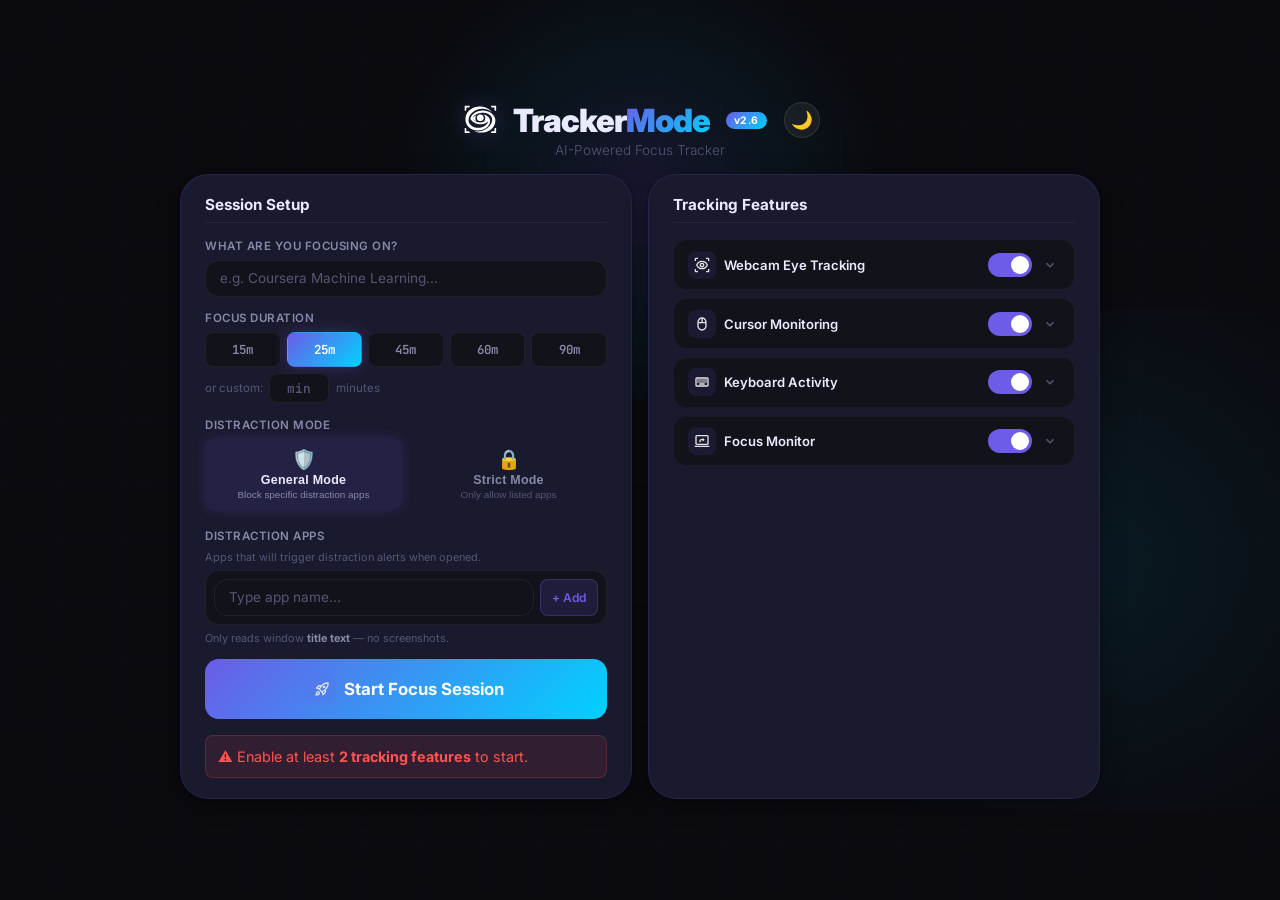
<file: static/index.html>
<!DOCTYPE html>
<html lang="en">

<head>
    <meta charset="UTF-8">
    <meta name="viewport" content="width=device-width, initial-scale=1.0">
    <meta name="description"
        content="TrackerMode v2.6 — AI-powered focus tracker with eye tracking, screen monitoring, and AI analysis">
    <link rel="icon" type="image/png" href="/static/icon/logo.svg">
    <title>TrackerMode — Focus Tracker</title>
    <link rel="preconnect" href="https://fonts.googleapis.com">
    <link rel="preconnect" href="https://fonts.gstatic.com" crossorigin>
    <link
        href="https://fonts.googleapis.com/css2?family=Inter:wght@300;400;500;600;700;800;900&family=JetBrains+Mono:wght@400;500;600&display=swap"
        rel="stylesheet">
    <link rel="stylesheet" href="/static/css/style.css?v=2.6">
</head>

<body>
    <!-- ===== SPLASH / START SCREEN ===== -->
    <div id="splash-screen" class="screen active">
        <div class="hero-grid"></div>
        <div class="hero-glow-2"></div>
        <div class="splash-container">
            <div class="splash-glow"></div>

            <!-- Header (compact) -->
            <div class="splash-header">
                <div class="splash-header-row">
                    <img src="/static/icon/logo.svg" alt="TrackerMode" width="44" height="32"
                        style="object-fit: contain; filter: drop-shadow(0 0 12px rgba(108, 92, 231, 0.4));">
                    <h1 class="splash-title">Tracker<span class="gradient-text">Mode</span></h1>
                    <span class="version-badge">v2.6</span>
                    <button id="btn-theme-toggle" class="btn-theme-toggle" title="Toggle Light/Dark Theme">
                        <span class="theme-icon-dark">🌙</span>
                        <span class="theme-icon-light">☀️</span>
                    </button>
                </div>
                <p class="splash-subtitle">AI-Powered Focus Tracker</p>
            </div>

            <!-- Two-Column Setup Grid -->
            <div class="setup-grid">

                <!-- LEFT: Session Setup -->
                <div class="setup-column">
                    <div class="setup-card">
                        <h2 class="setup-card-title">Session Setup</h2>

                        <div class="setup-field">
                            <label for="focus-task">What are you focusing on?</label>
                            <input type="text" id="focus-task" placeholder="e.g. Coursera Machine Learning..."
                                autocomplete="off">
                        </div>

                        <div class="setup-field">
                            <label for="focus-duration">Focus Duration</label>
                            <div class="duration-selector">
                                <button class="duration-btn" data-minutes="15">15m</button>
                                <button class="duration-btn active" data-minutes="25">25m</button>
                                <button class="duration-btn" data-minutes="45">45m</button>
                                <button class="duration-btn" data-minutes="60">60m</button>
                                <button class="duration-btn" data-minutes="90">90m</button>
                            </div>
                            <div class="custom-duration-row">
                                <span class="custom-duration-label">or custom:</span>
                                <input type="number" id="custom-duration" class="custom-duration-input" min="1"
                                    max="240" placeholder="min">
                                <span class="custom-duration-unit">minutes</span>
                            </div>
                        </div>

                        <!-- Distraction Mode Selector -->
                        <div class="setup-field">
                            <label>Distraction Mode</label>
                            <div class="mode-selector">
                                <button class="mode-btn active" id="btn-mode-general" data-mode="general">
                                    <span class="mode-icon">🛡️</span>
                                    <span class="mode-label">General Mode</span>
                                    <span class="mode-desc">Block specific distraction apps</span>
                                </button>
                                <button class="mode-btn" id="btn-mode-strict" data-mode="strict">
                                    <span class="mode-icon">🔒</span>
                                    <span class="mode-label">Strict Mode</span>
                                    <span class="mode-desc">Only allow listed apps</span>
                                </button>
                            </div>
                        </div>

                        <div class="setup-field" id="app-list-field">
                            <label id="app-list-label">Distraction Apps</label>
                            <p class="setup-field-hint" id="app-list-hint-top" style="margin-bottom:6px;">Apps that will
                                trigger distraction alerts when opened.</p>
                            <div class="tag-input-container">
                                <div class="tag-list" id="distraction-tags"></div>
                                <div class="tag-input-row">
                                    <input type="text" id="distraction-input" class="tag-input"
                                        placeholder="Type app name..." autocomplete="off">
                                    <button type="button" id="btn-add-distraction" class="btn-add-tag">+ Add</button>
                                </div>
                            </div>
                            <!-- Hidden field for backend compatibility -->
                            <input type="hidden" id="custom-distractions">
                            <input type="hidden" id="distraction-mode" value="general">
                            <p class="setup-field-hint">Only reads window <strong>title text</strong> — no screenshots.
                            </p>
                        </div>

                        <button id="btn-start-focus" class="btn-primary btn-glow">
                            <div class="feature-card-icon">
                                <img src="/static/icon/join_rocket.svg" alt="Eye" width="18" height="18">
                            </div>
                            Start Focus Session
                        </button>
                        <p class="start-validation-msg hidden" id="start-validation-msg">
                            ⚠️ Enable at least <strong>2 tracking features</strong> to start.
                        </p>
                    </div>
                </div>

                <!-- RIGHT: Feature Configuration -->
                <div class="setup-column">
                    <div class="setup-card">
                        <h2 class="setup-card-title">Tracking Features</h2>

                        <!-- Webcam Eye Tracking -->
                        <div class="feature-card" data-expandable>
                            <div class="feature-card-header">
                                <div class="feature-card-icon">
                                    <img src="/static/icon/eye.svg" alt="Eye" width="18" height="18">
                                </div>
                                <div class="feature-card-title">Webcam Eye Tracking</div>
                                <label class="toggle-switch">
                                    <input type="checkbox" id="toggle-webcam" checked>
                                    <span class="toggle-slider"></span>
                                </label>
                                <button class="feature-expand-btn" aria-label="Expand">
                                    <svg width="14" height="14" viewBox="0 0 24 24" fill="none" stroke="currentColor"
                                        stroke-width="2.5">
                                        <polyline points="6 9 12 15 18 9" />
                                    </svg>
                                </button>
                            </div>
                            <div class="feature-card-body">
                                <p class="feature-card-desc">Analyzes <strong>478 facial landmarks</strong> — eye
                                    contact, gaze direction, head pose, blink rate, drowsiness.</p>
                                <div class="feature-card-badge privacy-badge">
                                    <span class="badge-icon">🔒</span>
                                    <span>Video is <strong>never recorded</strong>. Only landmarks analyzed
                                        locally.</span>
                                </div>
                            </div>
                        </div>

                        <!-- Cursor Monitoring -->
                        <div class="feature-card" data-expandable>
                            <div class="feature-card-header">
                                <div class="feature-card-icon">
                                    <img src="/static/icon/mouse.svg" alt="Cursor" width="18" height="18">
                                </div>
                                <div class="feature-card-title">Cursor Monitoring</div>
                                <label class="toggle-switch">
                                    <input type="checkbox" id="toggle-cursor" checked>
                                    <span class="toggle-slider"></span>
                                </label>
                                <button class="feature-expand-btn" aria-label="Expand">
                                    <svg width="14" height="14" viewBox="0 0 24 24" fill="none" stroke="currentColor"
                                        stroke-width="2.5">
                                        <polyline points="6 9 12 15 18 9" />
                                    </svg>
                                </button>
                            </div>
                            <div class="feature-card-body">
                                <p class="feature-card-desc">Detects mouse movement. Idle <strong>30+ seconds</strong>
                                    lowers focus score.</p>
                            </div>
                        </div>

                        <!-- Keyboard Activity -->
                        <div class="feature-card" data-expandable>
                            <div class="feature-card-header">
                                <div class="feature-card-icon">
                                    <img src="/static/icon/keyboard.svg" alt="Keyboard" width="18" height="18">
                                </div>
                                <div class="feature-card-title">Keyboard Activity</div>
                                <label class="toggle-switch">
                                    <input type="checkbox" id="toggle-keyboard" checked>
                                    <span class="toggle-slider"></span>
                                </label>
                                <button class="feature-expand-btn" aria-label="Expand">
                                    <svg width="14" height="14" viewBox="0 0 24 24" fill="none" stroke="currentColor"
                                        stroke-width="2.5">
                                        <polyline points="6 9 12 15 18 9" />
                                    </svg>
                                </button>
                            </div>
                            <div class="feature-card-body">
                                <p class="feature-card-desc">Idle <strong>60+ seconds</strong> signals low focus.</p>
                                <div class="feature-card-badge privacy-badge">
                                    <span class="badge-icon">🔒</span>
                                    <span>Detects <strong>if</strong> you type — never <strong>what</strong>.</span>
                                </div>
                            </div>
                        </div>

                        <!-- Active Window / Tab Focus Monitor -->
                        <div class="feature-card" data-expandable>
                            <div class="feature-card-header">
                                <div class="feature-card-icon">
                                    <img src="/static/icon/screen.svg" alt="Screen" width="18" height="18">
                                </div>
                                <div class="feature-card-title" id="feature-window-title">Focus Monitor</div>
                                <label class="toggle-switch">
                                    <input type="checkbox" id="toggle-window" checked>
                                    <span class="toggle-slider"></span>
                                </label>
                                <button class="feature-expand-btn" aria-label="Expand">
                                    <svg width="14" height="14" viewBox="0 0 24 24" fill="none" stroke="currentColor"
                                        stroke-width="2.5">
                                        <polyline points="6 9 12 15 18 9" />
                                    </svg>
                                </button>
                            </div>
                            <div class="feature-card-body">
                                <p class="feature-card-desc" id="feature-window-desc">
                                    <strong>Desktop:</strong> Flags distractions (WhatsApp, TikTok, etc.) via window
                                    title.<br>
                                    <strong>Web:</strong> Detects when you switch tabs or leave the browser window.
                                </p>
                                <div class="feature-card-badge privacy-badge">
                                    <span class="badge-icon">🔒</span>
                                    <span>Desktop: title bar only. Web: tab visibility only. <strong>No screen
                                            capture.</strong></span>
                                </div>
                            </div>
                        </div>

                    </div>
                </div>

            </div>
        </div>
    </div>

    <!-- ===== FOCUS SESSION SCREEN ===== -->
    <div id="session-screen" class="screen">
        <div class="session-layout">
            <!-- Top Bar -->
            <header class="session-header">
                <div class="header-left">
                    <div class="logo-mini">
                        <img src="/static/icon/logo.svg" alt="TrackerMode" width="28" height="20"
                            style="object-fit: contain;">
                    </div>
                    <span class="header-task" id="header-task-name">Focus Session</span>
                </div>
                <div class="header-center">
                    <div class="timer-card">
                        <div class="timer-display" id="timer-display">25:00</div>
                        <div class="cycle-badge" id="cycle-badge">CYCLE 1/4</div>
                    </div>
                    <div class="header-status-row">
                        <div class="focus-status-badge" id="score-status">
                            <span class="status-dot"></span>
                            Initializing...
                        </div>
                        <div class="header-score">
                            <span class="header-score-number" id="score-number">100</span>
                            <span class="header-score-label">SCORE</span>
                        </div>
                    </div>
                </div>
                <div class="header-right">
                    <button id="btn-pip" class="btn-icon-only btn-pip-launch" title="Open PiP Metrics">
                        <svg width="18" height="18" viewBox="0 0 24 24" fill="none" stroke="currentColor"
                            stroke-width="2">
                            <rect x="2" y="3" width="20" height="14" rx="2" />
                            <rect x="12" y="10" width="8" height="6" rx="1" fill="currentColor" opacity="0.3" />
                        </svg>
                    </button>
                    <button id="btn-pause" class="btn-icon-only" title="Pause">
                        <svg width="20" height="20" viewBox="0 0 24 24" fill="currentColor">
                            <rect x="6" y="4" width="4" height="16" rx="1" />
                            <rect x="14" y="4" width="4" height="16" rx="1" />
                        </svg>
                    </button>
                    <button id="btn-stop" class="btn-icon-only btn-danger" title="End Session">
                        <svg width="20" height="20" viewBox="0 0 24 24" fill="currentColor">
                            <rect x="4" y="4" width="16" height="16" rx="2" />
                        </svg>
                    </button>
                </div>
            </header>

            <!-- Dashboard Body: 3-column -->
            <div class="dashboard-body">
                <!-- LEFT: Activity Log Sidebar -->
                <aside class="log-sidebar">
                    <h3 class="sidebar-title">ACTIVITY LOG</h3>
                    <div class="log-list" id="log-list">
                        <div class="log-item log-info">
                            <span class="log-time">--:--</span>
                            <span class="log-msg">Session starting...</span>
                        </div>
                    </div>
                </aside>

                <!-- CENTER: Main Content -->
                <main class="center-content">
                    <!-- Stats Grid -->
                    <div class="stats-grid">
                        <div class="stat-card" id="stat-webcam">
                            <div class="stat-icon-wrap">
                                <img src="/static/icon/eye.svg" class="stat-icon-img" alt="Eye">
                            </div>
                            <div class="stat-info">
                                <span class="stat-value" id="stat-webcam-value">--</span>
                                <span class="stat-label">EYE CONTACT</span>
                            </div>
                            <div class="stat-indicator" id="stat-webcam-indicator"></div>
                        </div>
                        <div class="stat-card" id="stat-cursor">
                            <div class="stat-icon-wrap">
                                <img src="/static/icon/mouse.svg" class="stat-icon-img" alt="Cursor">
                            </div>
                            <div class="stat-info">
                                <span class="stat-value" id="stat-cursor-value">Active</span>
                                <span class="stat-label">CURSOR</span>
                            </div>
                            <div class="stat-indicator active" id="stat-cursor-indicator"></div>
                        </div>
                        <div class="stat-card" id="stat-keyboard">
                            <div class="stat-icon-wrap">
                                <img src="/static/icon/keyboard.svg" class="stat-icon-img" alt="Keyboard">
                            </div>
                            <div class="stat-info">
                                <span class="stat-value" id="stat-keyboard-value">Active</span>
                                <span class="stat-label">KEYBOARD</span>
                            </div>
                            <div class="stat-indicator active" id="stat-keyboard-indicator"></div>
                        </div>
                        <div class="stat-card">
                            <div class="stat-icon-wrap">
                                <img src="/static/icon/bar_avg.svg" class="stat-icon-img" alt="Average">
                            </div>
                            <div class="stat-info">
                                <span class="stat-value" id="stat-avg-value">--%</span>
                                <span class="stat-label">AVG FOCUS</span>
                            </div>
                        </div>
                    </div>

                    <!-- Webcam + Screen Feeds -->
                    <div class="feeds-row">
                        <div class="feed-panel webcam-feed" id="webcam-preview">
                            <video id="webcam-video" autoplay playsinline muted></video>
                            <canvas id="webcam-canvas" style="display:none;"></canvas>
                            <div class="feed-label">WEBCAM</div>
                            <button class="webcam-resize-btn" id="btn-webcam-resize" title="Expand webcam">
                                <svg width="14" height="14" viewBox="0 0 24 24" fill="none" stroke="currentColor"
                                    stroke-width="2.5">
                                    <polyline points="15 3 21 3 21 9" />
                                    <polyline points="9 21 3 21 3 15" />
                                    <line x1="21" y1="3" x2="14" y2="10" />
                                    <line x1="3" y1="21" x2="10" y2="14" />
                                </svg>
                            </button>
                        </div>
                        <div class="feed-panel app-monitor" id="app-monitor">
                            <div class="app-monitor-bg" id="app-monitor-bg"></div>
                            <div class="app-monitor-inner">
                                <div class="app-monitor-icon" id="app-monitor-icon">🖥️</div>
                                <div class="app-monitor-name" id="active-app-name">Waiting...</div>
                                <div class="app-monitor-title" id="active-window-title">No window detected</div>
                            </div>
                            <div class="app-monitor-status" id="active-app-status">Initializing</div>
                            <div class="feed-label" style="z-index: 5;">ACTIVE APP</div>
                        </div>
                    </div>

                    <!-- Focus Timeline -->
                    <div class="timeline-section">
                        <h3 class="section-title">FOCUS TIMELINE</h3>
                        <div class="timeline-chart" id="timeline-chart">
                            <canvas id="timeline-canvas"></canvas>
                        </div>
                    </div>

                    <!-- Session Rules -->
                    <div class="session-rules">
                        <div class="rules-row">
                            <div class="rule-item">
                                <img src="/static/icon/eye.svg" class="rule-icon" alt="Eye">
                                <span class="rule-text">Keep eyes on screen — look away and score drops</span>
                            </div>
                            <div class="rule-item">
                                <img src="/static/icon/mouse.svg" class="rule-icon" alt="Mouse">
                                <span class="rule-text">Move cursor regularly — idle mouse lowers focus</span>
                            </div>
                            <div class="rule-item">
                                <img src="/static/icon/keyboard.svg" class="rule-icon" alt="Keyboard">
                                <span class="rule-text">Stay active on keyboard — typing keeps score high</span>
                            </div>
                            <div class="rule-item">
                                <img src="/static/icon/bar_avg.svg" class="rule-icon" alt="Target">
                                <span class="rule-text">Maintain 70%+ focus to complete this cycle</span>
                            </div>
                        </div>
                    </div>
                </main>

                <!-- RIGHT: Metrics Sidebar -->
                <aside class="metrics-sidebar" id="floating-bar">
                    <div class="metrics-sidebar-content" id="floating-bar-content">
                        <div class="float-metric">
                            <span class="float-label">GAZE</span>
                            <div class="gauge-bar">
                                <div class="gauge-fill" id="gauge-gaze"></div>
                            </div>
                            <span class="float-val" id="float-gaze-val">--</span>
                        </div>
                        <div class="float-metric">
                            <span class="float-label">EYES</span>
                            <div class="gauge-bar">
                                <div class="gauge-fill" id="gauge-eyes"></div>
                            </div>
                            <span class="float-val" id="float-eyes-val">--</span>
                        </div>
                        <div class="float-metric">
                            <span class="float-label">HEAD</span>
                            <div class="gauge-bar">
                                <div class="gauge-fill" id="gauge-head"></div>
                            </div>
                            <span class="float-val" id="float-head-val">--</span>
                        </div>
                        <div class="float-metric">
                            <span class="float-label">MOUSE</span>
                            <div class="gauge-bar">
                                <div class="gauge-fill" id="gauge-mouse"></div>
                            </div>
                            <span class="float-val" id="float-mouse-val">--</span>
                        </div>
                        <div class="float-metric">
                            <span class="float-label">KEYS</span>
                            <div class="gauge-bar">
                                <div class="gauge-fill" id="gauge-keys"></div>
                            </div>
                            <span class="float-val" id="float-keys-val">--</span>
                        </div>
                        <div class="float-metric float-blink">
                            <span class="float-label">BLINK</span>
                            <span class="float-val mono" id="float-blink-val">--/m</span>
                        </div>
                    </div>
                </aside>
            </div>

            <!-- Hidden score elements for JS compatibility -->
            <div style="display:none;">
                <span id="score-number-hidden">--</span>
                <svg class="score-ring" viewBox="0 0 200 200">
                    <circle class="score-ring-fill" id="score-ring-fill" cx="100" cy="100" r="85" />
                </svg>
            </div>
        </div>
    </div>

    <!-- ===== QUIZ OVERLAY ===== -->
    <div id="quiz-overlay" class="overlay hidden">
        <div class="quiz-container">
            <div class="quiz-pulse"></div>
            <div class="quiz-header">
                <span class="quiz-icon">⚡</span>
                <h2>Focus Check!</h2>
                <p class="quiz-subtitle" id="quiz-roast">Stay focused! Answer this to continue.</p>
            </div>
            <div class="quiz-body">
                <p class="quiz-question" id="quiz-question">What is 7 × 8?</p>
                <div class="quiz-options" id="quiz-options"></div>
            </div>
            <div class="quiz-footer">
                <div class="quiz-timer-bar">
                    <div class="quiz-timer-fill" id="quiz-timer-fill"></div>
                </div>
            </div>
        </div>
    </div>

    <!-- ===== PiP ALERT BAR (persistent notification) ===== -->
    <div id="notification-container" class="notification-container"></div>
    <div id="pip-alert" class="pip-alert hidden">
        <div class="pip-alert-icon" id="pip-alert-icon"><img src="/static/icon/warning.svg" class="pip-icon-img"
                alt="Warning"></div>
        <div class="pip-alert-content">
            <div class="pip-alert-title" id="pip-alert-title">Focus Dropping!</div>
            <div class="pip-alert-msg" id="pip-alert-msg">Stay focused on your task</div>
        </div>
        <div class="pip-alert-score">
            <span class="pip-alert-score-val" id="pip-alert-score">--</span>
            <span class="pip-alert-score-label">SCORE</span>
        </div>
        <button class="pip-alert-close" id="pip-alert-close">✕</button>
    </div>

    <!-- ===== ALARM OVERLAY (plays sound until dismissed) ===== -->
    <div id="alarm-overlay" class="alarm-overlay hidden">
        <div class="alarm-content">
            <div class="alarm-pulse-ring"></div>
            <div class="alarm-icon">🚨</div>
            <h2 class="alarm-title">Focus Lost!</h2>
            <p class="alarm-msg" id="alarm-msg">You've been unfocused for too long!</p>
            <button id="btn-im-back" class="btn-im-back">
                <span>✋</span> I'm Back — Let's Focus!
            </button>
        </div>
    </div>

    <!-- Alarm sound -->
    <audio id="alarm-sound" loop preload="auto">
        <source src="/static/audio/notifications1.mp3" type="audio/mpeg">
    </audio>

    <!-- ===== VIOLATION BREAK SUGGESTION ===== -->
    <div id="break-suggest" class="break-suggest hidden">
        <div class="break-suggest-content">
            <div class="break-suggest-icon">😤</div>
            <h3>Looks like you need a break</h3>
            <p class="break-suggest-msg">You've lost focus multiple times. Want to take a 5-minute break?</p>
            <div class="break-suggest-actions">
                <button id="btn-accept-break" class="btn-accept-break">☕ Yes, take a break</button>
                <button id="btn-skip-break-suggest" class="btn-skip-suggest">⚡ Keep going</button>
            </div>
        </div>
    </div>

    <!-- ===== WATCHING VIDEO PROMPT ===== -->
    <div id="video-prompt" class="video-prompt hidden">
        <div class="video-prompt-content">
            <div class="video-prompt-icon">📺</div>
            <h3>Watching a Video?</h3>
            <p class="video-prompt-msg">No keyboard/mouse activity detected, but you are looking at the screen. Are you
                watching a video?</p>
            <div class="video-prompt-actions">
                <button id="btn-video-yes" class="btn-video-yes">Yes, I am watching</button>
                <button id="btn-video-no" class="btn-video-no">No, I should be working</button>
            </div>
        </div>
    </div>

    <!-- ===== WRITING/WATCHING ACTIVITY PROMPT (every 5 min) ===== -->
    <div id="activity-prompt" class="video-prompt hidden">
        <div class="video-prompt-content">
            <div class="video-prompt-icon">📝</div>
            <h3>What are you doing?</h3>
            <p class="video-prompt-msg">We noticed you're on a document/reading app. Are you writing or
                watching/reading?</p>
            <div class="video-prompt-actions">
                <button id="btn-activity-writing" class="btn-video-yes">✍️ Writing / Typing</button>
                <button id="btn-activity-watching" class="btn-video-no">👀 Watching / Reading</button>
            </div>
        </div>
    </div>

    <!-- ===== DISTRACTION PROMPT ===== -->
    <div id="distraction-prompt" class="video-prompt hidden">
        <div class="video-prompt-content">
            <div class="video-prompt-icon">💬</div>
            <h3 id="distraction-app-name">App Detected</h3>
            <p class="video-prompt-msg">This app is in your distraction list. Is it related to your study/work?</p>
            <div class="video-prompt-actions">
                <button id="btn-distraction-yes" class="btn-video-yes">Yes, it's for studying</button>
                <button id="btn-distraction-no" class="btn-video-no">No, I'm distracted</button>
            </div>
        </div>
    </div>

    <!-- ===== SUMMARY SCREEN ===== -->
    <div id="summary-screen" class="screen">
        <div class="summary-dashboard">
            <div class="hero-grid"></div>
            <div class="hero-glow-2"></div>

            <!-- Top Header Bar -->
            <header class="summary-header">
                <div class="summary-header-left">
                    <div class="summary-ring-mini">
                        <svg class="score-ring-svg" viewBox="0 0 120 120">
                            <circle class="score-ring-bg" cx="60" cy="60" r="52" />
                            <circle class="score-ring-fill-summary" id="summary-ring-fill" cx="60" cy="60" r="52" />
                        </svg>
                        <div class="summary-ring-number" id="summary-score-number">--</div>
                    </div>
                    <div class="summary-header-info">
                        <h1 class="summary-title">Session Complete!</h1>
                        <span class="summary-subtitle" id="summary-task-name">Focus Session</span>
                    </div>
                </div>
                <div class="summary-header-right">
                    <button id="btn-restart" class="btn-primary btn-glow btn-restart-compact">
                        <span class="btn-icon"></span>
                        New Session
                    </button>
                </div>
            </header>

            <!-- Quick Stats Row -->
            <div class="summary-stats-row">
                <div class="summary-stat-card">
                    <div class="summary-stat-icon">
                        <img src="/static/icon/eye.svg" alt="Duration" width="18" height="18">
                    </div>
                    <div class="summary-stat-data">
                        <span class="summary-stat-value" id="summary-duration">00:00</span>
                        <span class="summary-stat-label">Duration</span>
                    </div>
                </div>
                <div class="summary-stat-card">
                    <div class="summary-stat-icon">
                        <img src="/static/icon/bar_avg.svg" alt="Focus" width="18" height="18">
                    </div>
                    <div class="summary-stat-data">
                        <span class="summary-stat-value" id="summary-focus">--%</span>
                        <span class="summary-stat-label">Avg Focus</span>
                    </div>
                </div>
                <div class="summary-stat-card">
                    <div class="summary-stat-icon">
                        <img src="/static/icon/warning.svg" alt="Alerts" width="18" height="18">
                    </div>
                    <div class="summary-stat-data">
                        <span class="summary-stat-value" id="summary-alerts">0</span>
                        <span class="summary-stat-label">Alerts</span>
                    </div>
                </div>
                <div class="summary-stat-card">
                    <div class="summary-stat-icon">⚡</div>
                    <div class="summary-stat-data">
                        <span class="summary-stat-value" id="summary-quizzes">0</span>
                        <span class="summary-stat-label">Quizzes</span>
                    </div>
                </div>
            </div>

            <!-- Two-Column Body -->
            <div class="summary-body">
                <!-- LEFT: Score Breakdown -->
                <div class="summary-panel">
                    <h2 class="summary-panel-title">Score Breakdown</h2>
                    <table class="metrics-table" id="metrics-table">
                        <thead>
                            <tr>
                                <th>Metric</th>
                                <th>Source</th>
                                <th>Weight</th>
                                <th>Score</th>
                            </tr>
                        </thead>
                        <tbody id="metrics-table-body">
                            <!-- Populated by JS -->
                        </tbody>
                        <tfoot>
                            <tr class="metrics-total-row">
                                <td colspan="2"><strong>Final Focus Score</strong></td>
                                <td>—</td>
                                <td id="metrics-total-score"><strong>--%</strong></td>
                            </tr>
                        </tfoot>
                    </table>

                    <!-- AI Analysis (compact) -->
                    <div class="ai-analysis-compact" id="ai-analysis-section">
                        <div class="ai-analysis-idle" id="ai-idle">
                            <button id="btn-ai-analyze" class="btn-ai-analyze">
                                Analyze with AI
                            </button>
                        </div>
                        <div class="ai-analysis-loading" id="ai-loading" style="display:none;">
                            <div class="ai-spinner"></div>
                            <p>Analyzing...</p>
                        </div>
                        <div class="ai-analysis-result" id="ai-result" style="display:none;"></div>
                    </div>
                </div>

                <!-- RIGHT: App Time Breakdown -->
                <div class="summary-panel" id="app-time-section" style="display:none;">
                    <h2 class="summary-panel-title">App Time Breakdown</h2>
                    <div class="app-time-scroll">
                        <table class="metrics-table app-time-table" id="app-time-table">
                            <thead>
                                <tr>
                                    <th>Application</th>
                                    <th>Duration</th>
                                    <th>Usage</th>
                                    <th>%</th>
                                </tr>
                            </thead>
                            <tbody id="app-time-body">
                                <!-- Populated by JS -->
                            </tbody>
                        </table>
                    </div>
                </div>
            </div>
        </div>
    </div>

    <script src="/static/js/tracker.js?v=2.6"></script>
    <script src="/static/js/webcam.js?v=2.6"></script>
    <script src="/static/js/quiz.js?v=2.6"></script>
    <script src="/static/js/session.js?v=2.6"></script>
    <script src="/static/js/dashboard.js?v=2.6"></script>
    <script src="/static/js/pip.js?v=2.6"></script>
    <script src="/static/js/alerts.js?v=2.6"></script>
    <script src="/static/js/distraction.js?v=2.6"></script>
    <script src="/static/js/breaks.js?v=2.6"></script>
    <script src="/static/js/ui.js?v=2.6"></script>
    <script src="/static/js/main.js?v=2.6"></script>
</body>

</html>
</file>
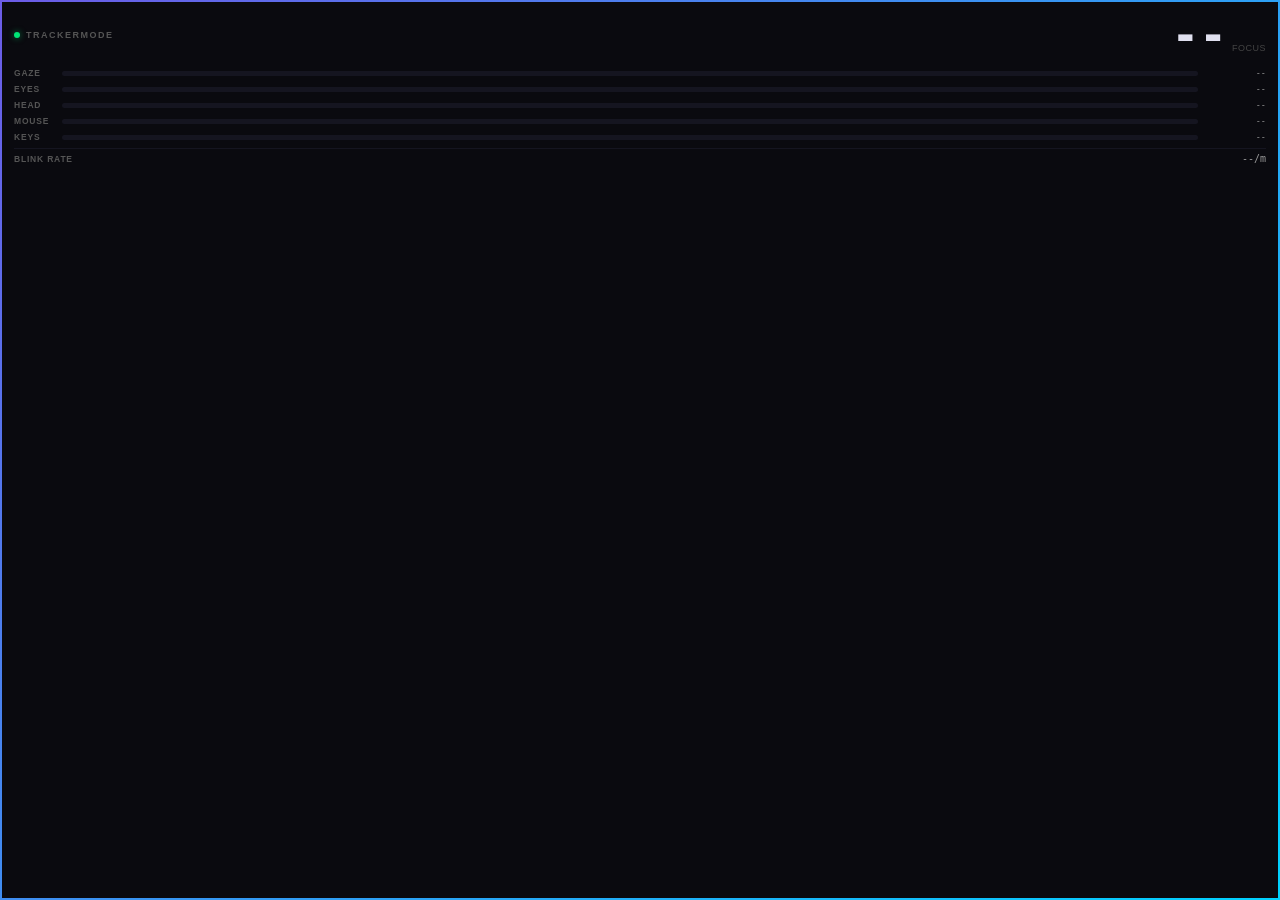
<file: static/pip.html>
<!DOCTYPE html>
<html lang="en">

<head>
    <meta charset="UTF-8">
    <title>TrackerMode — Metrics</title>
    <link rel="icon" type="image/png" href="/static/logo.png">
    <style>
        * {
            margin: 0;
            padding: 0;
            box-sizing: border-box
        }

        body {
            background: #0a0a0f;
            color: #e0e0ef;
            font-family: 'Segoe UI', 'Inter', sans-serif;
            padding: 12px 14px;
            overflow: hidden;
            min-height: 100vh;
            user-select: none;
        }

        .border {
            position: fixed;
            inset: 0;
            border: 2px solid transparent;
            border-image: linear-gradient(135deg, #6C5CE7, #00D2FF) 1;
            pointer-events: none;
            z-index: 99;
        }

        .hdr {
            display: flex;
            align-items: center;
            justify-content: space-between;
            margin-bottom: 10px;
        }

        .logo {
            font-size: 9px;
            color: #555;
            text-transform: uppercase;
            letter-spacing: 1.5px;
            font-weight: 700;
        }

        .score-box {
            display: flex;
            align-items: baseline;
            gap: 5px
        }

        .score {
            font-size: 46px;
            font-weight: 900;
            font-family: 'Consolas', 'JetBrains Mono', monospace;
            line-height: 1;
            transition: color 0.3s;
        }

        .score-label {
            font-size: 9px;
            color: #444;
            text-transform: uppercase;
            letter-spacing: 0.5px;
        }

        .metrics {
            display: flex;
            flex-direction: column;
            gap: 6px
        }

        .row {
            display: flex;
            align-items: center;
            gap: 8px
        }

        .lbl {
            font-size: 8.5px;
            color: #555;
            text-transform: uppercase;
            letter-spacing: 0.8px;
            width: 40px;
            flex-shrink: 0;
            font-weight: 600;
        }

        .bar {
            flex: 1;
            height: 5px;
            background: #151520;
            border-radius: 3px;
            overflow: hidden;
        }

        .fill {
            height: 100%;
            border-radius: 3px;
            transition: width 0.5s cubic-bezier(0.4, 0, 0.2, 1), background 0.3s;
            width: 0%;
        }

        .val {
            font-size: 8.5px;
            color: #999;
            font-family: 'Consolas', monospace;
            width: 60px;
            text-align: right;
            flex-shrink: 0;
            overflow: hidden;
            text-overflow: ellipsis;
            white-space: nowrap;
        }

        .divider {
            border: none;
            border-top: 1px solid #151520;
            margin: 6px 0 4px;
        }

        .blink-row {
            display: flex;
            justify-content: space-between;
            align-items: center;
        }

        .blink-lbl {
            font-size: 8.5px;
            color: #555;
            text-transform: uppercase;
            letter-spacing: 0.8px;
            font-weight: 600
        }

        .blink-val {
            font-size: 10px;
            color: #999;
            font-family: 'Consolas', monospace
        }

        .alert {
            display: none;
            margin-top: 8px;
            padding: 6px 10px;
            border-radius: 6px;
            font-size: 9px;
            font-weight: 600;
            text-align: center;
            animation: flash 0.5s ease;
        }

        @keyframes flash {

            0%,
            100% {
                opacity: 1
            }

            50% {
                opacity: 0.6
            }
        }

        .status-dot {
            width: 6px;
            height: 6px;
            border-radius: 50%;
            background: #00E676;
            box-shadow: 0 0 6px #00E67688;
            animation: pulse 2s infinite;
        }

        @keyframes pulse {

            0%,
            100% {
                opacity: 1
            }

            50% {
                opacity: 0.4
            }
        }
    </style>
</head>

<body>

    <div class="border"></div>

    <div class="hdr">
        <div style="display:flex;align-items:center;gap:6px">
            <div class="status-dot"></div>
            <span class="logo">TrackerMode</span>
        </div>
        <div class="score-box">
            <span class="score" id="score">--</span>
            <span class="score-label">focus</span>
        </div>
    </div>

    <div class="metrics">
        <div class="row"><span class="lbl">Gaze</span>
            <div class="bar">
                <div class="fill" id="g-gaze"></div>
            </div><span class="val" id="v-gaze">--</span>
        </div>
        <div class="row"><span class="lbl">Eyes</span>
            <div class="bar">
                <div class="fill" id="g-eyes"></div>
            </div><span class="val" id="v-eyes">--</span>
        </div>
        <div class="row"><span class="lbl">Head</span>
            <div class="bar">
                <div class="fill" id="g-head"></div>
            </div><span class="val" id="v-head">--</span>
        </div>
        <div class="row"><span class="lbl">Mouse</span>
            <div class="bar">
                <div class="fill" id="g-mouse"></div>
            </div><span class="val" id="v-mouse">--</span>
        </div>
        <div class="row"><span class="lbl">Keys</span>
            <div class="bar">
                <div class="fill" id="g-keys"></div>
            </div><span class="val" id="v-keys">--</span>
        </div>
    </div>

    <hr class="divider">

    <div class="blink-row">
        <span class="blink-lbl">Blink Rate</span>
        <span class="blink-val" id="blink-val">--/m</span>
    </div>

    <div class="alert" id="alert-bar"></div>

    <script>
        // Listen for data from main window via BroadcastChannel (instant, no polling)
        const channel = new BroadcastChannel('tm_pip');

        channel.onmessage = (event) => {
            if (event.data.type === 'close') {
                window.close();
                return;
            }
            if (event.data.type === 'update') {
                applyData(event.data.data);
            }
        };

        function applyData(d) {
            try {
                // Score
                const scoreEl = document.getElementById('score');
                scoreEl.textContent = d.score ?? '--';
                const s = d.score || 0;
                scoreEl.style.color = s >= 70 ? '#00E676' : s >= 50 ? '#FFB300' : '#FF5252';

                // Gauges
                setGauge('gaze', d.gaze);
                setGauge('eyes', d.eyes);
                setGauge('head', d.head);
                setGauge('mouse', d.mouse);
                setGauge('keys', d.keys);

                // Blink
                document.getElementById('blink-val').textContent = (d.blink || '0') + '/m';

                // Alert
                const alertEl = document.getElementById('alert-bar');
                if (d.alert) {
                    alertEl.style.display = 'block';
                    alertEl.textContent = d.alert;
                    const t = d.alertType || 'warning';
                    alertEl.style.background = t === 'danger' ? '#FF525222' : '#FFB30022';
                    alertEl.style.color = t === 'danger' ? '#FF5252' : '#FFB300';
                } else {
                    alertEl.style.display = 'none';
                }

                // Status dot color based on score
                const dot = document.querySelector('.status-dot');
                dot.style.background = s >= 70 ? '#00E676' : s >= 50 ? '#FFB300' : '#FF5252';
                dot.style.boxShadow = `0 0 6px ${s >= 70 ? '#00E67688' : s >= 50 ? '#FFB30088' : '#FF525288'}`;
            } catch (e) { }
        }

        function setGauge(id, value) {
            const fill = document.getElementById('g-' + id);
            const val = document.getElementById('v-' + id);
            if (!fill || !val) return;
            val.textContent = value || '--';
            const pct = valToPct(value);
            fill.style.width = pct + '%';
            fill.style.background = pct >= 70 ? '#00E676' : pct >= 40 ? '#FFB300' : '#FF5252';
        }

        function valToPct(v) {
            if (!v || v === '--' || v === 'none') return 0;
            if (v === 'center' || v === 'Open' || v === 'forward' || v === 'Active') return 100;
            if (v === 'left' || v === 'right' || v.includes('looking l') || v.includes('looking r')) return 60;
            if (v === 'Closed' || v.includes('looking d')) return 15;
            if (typeof v === 'string' && v.startsWith('Idle')) {
                const sec = parseInt(v.replace(/\D/g, '')) || 0;
                return Math.max(0, 100 - sec * 3);
            }
            return 50;
        }
    </script>
</body>

</html>
</file>
<file: static/css/style.css>
/* ============================================
   TrackerMode v2 — Focus Tracker
   Premium Dark Mode Design System
   ============================================ */

/* --- CSS Variables / Design Tokens --- */
:root {
    --bg-primary: #0a0a0f;
    --bg-secondary: #12121a;
    --bg-card: #1a1a2e;
    --bg-card-hover: #222240;
    --bg-overlay: rgba(10, 10, 15, 0.92);

    --accent-primary: #6C5CE7;
    --accent-secondary: #00D2FF;
    --accent-gradient: linear-gradient(135deg, #6C5CE7 0%, #00D2FF 100%);
    --accent-glow: 0 0 30px rgba(108, 92, 231, 0.4), 0 0 60px rgba(0, 210, 255, 0.15);

    --text-primary: #EAEAFF;
    --text-secondary: #8888AA;
    --text-muted: #555577;

    --success: #00E676;
    --success-dark: #00C853;
    --warning: #FFB300;
    --danger: #FF5252;
    --accent-ai: #a855f7;

    --radius-sm: 8px;
    --radius-md: 14px;
    --radius-lg: 20px;
    --radius-xl: 28px;

    --shadow-card: 0 4px 24px rgba(0, 0, 0, 0.3), 0 1px 4px rgba(0, 0, 0, 0.2);
    --shadow-glow: 0 0 40px rgba(108, 92, 231, 0.3);

    --font-main: 'Inter', -apple-system, BlinkMacSystemFont, sans-serif;
    --font-mono: 'JetBrains Mono', 'Fira Code', monospace;

    --transition-fast: 0.15s ease;
    --transition-normal: 0.3s cubic-bezier(0.4, 0, 0.2, 1);
    --transition-slow: 0.5s cubic-bezier(0.4, 0, 0.2, 1);
}

/* --- Reset & Base --- */
*,
*::before,
*::after {
    margin: 0;
    padding: 0;
    box-sizing: border-box;
}

html {
    font-size: 16px;
    scroll-behavior: smooth;
}

/* Custom Webkit Scrollbar */
::-webkit-scrollbar {
    width: 6px;
    height: 6px;
}

::-webkit-scrollbar-track {
    background: transparent;
}

::-webkit-scrollbar-thumb {
    background: var(--bg-card-hover);
    border-radius: var(--radius-xl);
}

::-webkit-scrollbar-thumb:hover {
    background: var(--text-muted);
}

body {
    font-family: var(--font-main);
    background: var(--bg-primary);
    color: var(--text-primary);
    min-height: 100vh;
    overflow-x: hidden;
    -webkit-font-smoothing: antialiased;
}

/* --- Screens --- */
.screen {
    display: none;
    min-height: 100vh;
    animation: fadeIn 0.4s ease;
}

.screen.active {
    display: block;
}

@keyframes fadeIn {
    from {
        opacity: 0;
        transform: translateY(10px);
    }

    to {
        opacity: 1;
        transform: translateY(0);
    }
}

/*Hero glow*/
.hero-glow {
    position: absolute;
    top: 10%;
    left: 50%;
    transform: translateX(-50%);
    width: 800px;
    height: 800px;
    background: radial-gradient(circle, rgba(108, 92, 231, 0.12) 0%, rgba(0, 210, 255, 0.04) 35%, transparent 65%);
    pointer-events: none;
    z-index: 0;
}

.hero-glow-2 {
    position: absolute;
    bottom: 10%;
    right: -5%;
    width: 500px;
    height: 500px;
    background: radial-gradient(circle, rgba(0, 210, 255, 0.08) 0%, transparent 90%);
    pointer-events: none;
    z-index: 0;
}

/* Animated grid background */
.hero-grid {
    position: absolute;
    inset: 0;
    background-image:
        linear-gradient(rgba(136, 128, 198, 0.03) 1px, transparent 1px),
        linear-gradient(90deg, rgba(131, 124, 184, 0.03) 1px, transparent 2px);
    background-size: 60px 60px;
    pointer-events: none;
    mask-image: radial-gradient(ellipse at center, black 30%, transparent 70%);
    -webkit-mask-image: radial-gradient(ellipse at center, black 30%, transparent 100%);
}

/* ============================================
   SPLASH / START SCREEN
   ============================================ */
.splash-container {
    display: flex;
    flex-direction: column;
    align-items: center;
    justify-content: center;
    height: 100vh;
    padding: 1rem 1.5rem;
    position: relative;
    overflow: hidden;
}

.splash-glow {
    position: absolute;
    top: 0;
    left: 50%;
    transform: translateX(-50%);
    width: 600px;
    height: 400px;
    background: radial-gradient(circle, rgba(108, 92, 231, 0.15) 0%, rgba(0, 210, 255, 0.05) 40%, transparent 70%);
    pointer-events: none;
    z-index: 0;
}

.splash-header {
    display: flex;
    flex-direction: column;
    align-items: center;
    position: relative;
    z-index: 1;
    margin-bottom: 1rem;
}

.splash-header-row {
    display: flex;
    align-items: center;
    gap: 0.6rem;
}

.splash-header-row img {
    animation: pulse-glow 3s infinite ease-in-out;
}

@keyframes pulse-glow {

    0%,
    100% {
        filter: drop-shadow(0 0 10px rgba(108, 92, 231, 0.5));
    }

    50% {
        filter: drop-shadow(0 0 25px rgba(0, 210, 255, 0.6));
    }
}

.splash-title {
    font-size: 2rem;
    font-weight: 900;
    letter-spacing: -1px;
}

.gradient-text {
    background: var(--accent-gradient);
    -webkit-background-clip: text;
    background-clip: text;
    -webkit-text-fill-color: transparent;
}

.splash-subtitle {
    color: var(--text-muted);
    font-size: 0.85rem;
    margin-top: 0.15rem;
    font-weight: 300;
}

/* --- Two-Column Setup Grid --- */
.setup-grid {
    display: grid;
    grid-template-columns: 1fr 1fr;
    gap: 1rem;
    width: 100%;
    max-width: 920px;
    position: relative;
    z-index: 1;
}

.setup-column {
    display: flex;
    flex-direction: column;
    min-height: 0;
}

/* Setup Card */
.setup-card {
    background: var(--bg-card);
    border: 1px solid rgba(108, 92, 231, 0.15);
    border-radius: var(--radius-xl);
    padding: 1.25rem 1.5rem;
    width: 100%;
    box-shadow: var(--shadow-card);
    backdrop-filter: blur(10px);
    height: 100%;
    display: flex;
    flex-direction: column;
}

.setup-card-title {
    font-size: 0.95rem;
    font-weight: 700;
    color: var(--text-primary);
    margin-bottom: 1rem;
    padding-bottom: 0.5rem;
    border-bottom: 1px solid rgba(255, 255, 255, 0.06);
}

.setup-field {
    margin-bottom: 0.9rem;
}

.setup-field label {
    display: block;
    font-size: 0.72rem;
    font-weight: 600;
    color: var(--text-secondary);
    text-transform: uppercase;
    letter-spacing: 0.5px;
    margin-bottom: 0.4rem;
}

.setup-field input[type="text"] {
    width: 100%;
    padding: 0.6rem 0.85rem;
    background: var(--bg-secondary);
    border: 1px solid rgba(255, 255, 255, 0.06);
    border-radius: var(--radius-md);
    color: var(--text-primary);
    font-family: var(--font-main);
    font-size: 0.85rem;
    outline: none;
    transition: border-color var(--transition-fast);
}

.setup-field input[type="text"]:focus {
    border-color: var(--accent-primary);
    box-shadow: 0 0 0 3px rgba(108, 92, 231, 0.15);
}

.setup-field input[type="text"]::placeholder {
    color: var(--text-muted);
}

.setup-field-hint {
    font-size: 0.68rem;
    color: var(--text-muted);
    margin-top: 0.35rem;
    line-height: 1.3;
}

.setup-field-hint strong {
    color: var(--text-secondary);
}

/* Duration Selector */
.duration-selector {
    display: flex;
    gap: 0.35rem;
}

.duration-btn {
    flex: 1;
    padding: 0.5rem 0.3rem;
    border: 1px solid rgba(255, 255, 255, 0.06);
    border-radius: var(--radius-sm);
    background: var(--bg-secondary);
    color: var(--text-secondary);
    font-family: var(--font-mono);
    font-weight: 600;
    font-size: 0.78rem;
    cursor: pointer;
    transition: all var(--transition-fast);
}

.duration-btn:hover {
    border-color: var(--accent-primary);
    color: var(--text-primary);
}

.duration-btn.active {
    background: var(--accent-gradient);
    color: white;
    border-color: transparent;
    box-shadow: 0 0 15px rgba(108, 92, 231, 0.3);
}

/* Custom Duration */
.custom-duration-row {
    display: flex;
    align-items: center;
    gap: 0.4rem;
    margin-top: 0.4rem;
}

.custom-duration-label {
    font-size: 0.72rem;
    color: var(--text-muted);
    white-space: nowrap;
}

.custom-duration-input {
    width: 60px;
    padding: 0.35rem 0.5rem;
    background: var(--bg-secondary);
    border: 1px solid rgba(255, 255, 255, 0.06);
    border-radius: var(--radius-sm);
    color: var(--text-primary);
    font-family: var(--font-mono);
    font-size: 0.8rem;
    font-weight: 600;
    outline: none;
    text-align: center;
    transition: border-color var(--transition-fast);
    -moz-appearance: textfield;
    appearance: textfield;
}

.custom-duration-input::-webkit-inner-spin-button,
.custom-duration-input::-webkit-outer-spin-button {
    -webkit-appearance: none;
    margin: 0;
}

.custom-duration-input:focus {
    border-color: var(--accent-primary);
    box-shadow: 0 0 0 3px rgba(108, 92, 231, 0.15);
}

.custom-duration-input::placeholder {
    color: var(--text-muted);
}

.custom-duration-unit {
    font-size: 0.72rem;
    color: var(--text-muted);
}

/* --- Tag Input (Distraction Apps) --- */
.tag-input-container {
    background: var(--bg-secondary);
    border: 1px solid rgba(255, 255, 255, 0.06);
    border-radius: var(--radius-md);
    padding: 0.5rem;
    transition: border-color var(--transition-fast);
}

.tag-input-container:focus-within {
    border-color: var(--accent-primary);
    box-shadow: 0 0 0 3px rgba(108, 92, 231, 0.12);
}

.tag-list {
    display: flex;
    flex-wrap: wrap;
    gap: 0.35rem;
}

.tag-list:not(:empty) {
    margin-bottom: 0.4rem;
}

.tag-chip {
    display: inline-flex;
    align-items: center;
    gap: 0.3rem;
    padding: 0.2rem 0.55rem;
    background: rgba(108, 92, 231, 0.15);
    border: 1px solid rgba(108, 92, 231, 0.25);
    border-radius: 20px;
    font-size: 0.72rem;
    font-weight: 500;
    color: var(--text-primary);
    animation: tag-pop 0.2s ease-out;
}

@keyframes tag-pop {
    0% {
        transform: scale(0.8);
        opacity: 0;
    }

    100% {
        transform: scale(1);
        opacity: 1;
    }
}

.tag-chip-remove {
    background: none;
    border: none;
    color: var(--text-muted);
    cursor: pointer;
    font-size: 0.8rem;
    line-height: 1;
    padding: 0;
    transition: color 0.15s;
    display: flex;
    align-items: center;
}

.tag-chip-remove:hover {
    color: #FF5252;
}

/* ===== Mode Selector (v2.6) ===== */
.mode-selector {
    display: flex;
    gap: 0.5rem;
    margin-bottom: 0.3rem;
}

.mode-btn {
    flex: 1;
    display: flex;
    flex-direction: column;
    align-items: center;
    gap: 0.15rem;
    padding: 0.6rem 0.5rem;
    background: var(--card-bg);
    border: 1.5px solid var(--border-color);
    border-radius: 10px;
    cursor: pointer;
    transition: all 0.2s ease;
    color: var(--text-secondary);
}

.mode-btn:hover {
    border-color: var(--accent-primary);
    background: rgba(108, 92, 231, 0.05);
}

.mode-btn.active {
    border-color: var(--accent-primary);
    background: rgba(108, 92, 231, 0.12);
    color: var(--text-primary);
    box-shadow: 0 0 12px rgba(108, 92, 231, 0.2);
}

.mode-icon {
    font-size: 1.2rem;
}

.mode-label {
    font-size: 0.78rem;
    font-weight: 700;
    letter-spacing: 0.02em;
}

.mode-desc {
    font-size: 0.62rem;
    color: var(--text-muted);
    text-align: center;
}

.mode-btn.active .mode-desc {
    color: var(--text-secondary);
}

/* Allowed tag variant (green for strict mode) */
.motivation-app-tag.allowed {
    background: rgba(0, 230, 118, 0.1);
    border: 1px solid rgba(0, 230, 118, 0.2);
    color: var(--success-color, #00E676);
}

.tag-input-row {
    display: flex;
    gap: 0.35rem;
}

.tag-input {
    flex: 1;
    background: transparent;
    border: none;
    color: var(--text-primary);
    font-family: var(--font-main);
    font-size: 0.8rem;
    outline: none;
    padding: 0.3rem 0.4rem;
    min-width: 0;
}

.tag-input::placeholder {
    color: var(--text-muted);
}

.btn-add-tag {
    padding: 0.3rem 0.7rem;
    background: rgba(108, 92, 231, 0.15);
    border: 1px solid rgba(108, 92, 231, 0.3);
    border-radius: var(--radius-sm);
    color: var(--accent-primary);
    font-family: var(--font-main);
    font-size: 0.75rem;
    font-weight: 600;
    cursor: pointer;
    transition: all var(--transition-fast);
    white-space: nowrap;
}

.btn-add-tag:hover {
    background: rgba(108, 92, 231, 0.25);
    color: white;
}

/* --- Feature Cards (Compact + Expandable) --- */
.feature-card {
    background: var(--bg-secondary);
    border: 1px solid rgba(255, 255, 255, 0.04);
    border-radius: var(--radius-md);
    padding: 0.65rem 0.85rem;
    margin-bottom: 0.5rem;
    transition: all var(--transition-fast);
}

.feature-card:last-child {
    margin-bottom: 0;
}

.feature-card:hover {
    border-color: rgba(108, 92, 231, 0.2);
}

.feature-card-always-on {
    border-color: rgba(108, 92, 231, 0.15);
    background: rgba(108, 92, 231, 0.04);
}

.feature-card-header {
    display: flex;
    align-items: center;
    gap: 0.5rem;
    cursor: pointer;
}

.feature-card-icon {
    width: 28px;
    height: 28px;
    border-radius: var(--radius-sm);
    background: rgba(108, 92, 231, 0.12);
    display: flex;
    align-items: center;
    justify-content: center;
    flex-shrink: 0;
}

.feature-card-icon img {
    width: 16px;
    height: 16px;
    object-fit: contain;
}

.feature-card-title {
    flex: 1;
    font-size: 0.82rem;
    font-weight: 600;
    color: var(--text-primary);
}

.feature-expand-btn {
    background: none;
    border: none;
    color: var(--text-muted);
    cursor: pointer;
    padding: 0.2rem;
    display: flex;
    align-items: center;
    transition: all 0.2s ease;
}

.feature-card.expanded .feature-expand-btn {
    transform: rotate(180deg);
    color: var(--accent-primary);
}

/* Expandable body — hidden by default */
.feature-card-body {
    max-height: 0;
    overflow: hidden;
    opacity: 0;
    transition: max-height 0.3s ease, opacity 0.2s ease, margin-top 0.2s ease;
    margin-top: 0;
}

.feature-card.expanded .feature-card-body {
    max-height: 200px;
    opacity: 1;
    margin-top: 0.5rem;
}

.feature-always-on-badge {
    font-size: 0.6rem;
    font-weight: 700;
    color: var(--accent-secondary);
    text-transform: uppercase;
    letter-spacing: 0.5px;
    padding: 0.15rem 0.5rem;
    border-radius: 20px;
    background: rgba(0, 210, 255, 0.1);
    border: 1px solid rgba(0, 210, 255, 0.2);
    white-space: nowrap;
}

.feature-card-desc {
    font-size: 0.72rem;
    color: var(--text-muted);
    line-height: 1.45;
    margin-bottom: 0.4rem;
}

.feature-card-desc strong {
    color: var(--text-secondary);
}

.feature-card-desc em {
    color: var(--text-secondary);
    font-style: italic;
}

.feature-card-badge {
    display: flex;
    align-items: flex-start;
    gap: 0.35rem;
    font-size: 0.65rem;
    color: var(--text-muted);
    line-height: 1.4;
    padding: 0.4rem 0.55rem;
    background: rgba(108, 92, 231, 0.05);
    border-radius: 6px;
    border: 1px solid rgba(108, 92, 231, 0.1);
}

.feature-card-badge.privacy-badge {
    background: rgba(0, 210, 255, 0.03);
    border-color: rgba(0, 210, 255, 0.1);
}

.badge-icon {
    font-size: 0.75rem;
    flex-shrink: 0;
    line-height: 1;
}

.feature-card-badge strong {
    color: var(--text-secondary);
}

/* Toggle Items (legacy compat) */
.setup-toggles {
    margin-bottom: 1.5rem;
    display: flex;
    flex-direction: column;
    gap: 0.75rem;
}

.toggle-item {
    display: flex;
    align-items: center;
    gap: 0.75rem;
    padding: 0.65rem 1rem;
    background: var(--bg-secondary);
    border-radius: var(--radius-sm);
    border: 1px solid rgba(255, 255, 255, 0.04);
}

.toggle-icon {
    width: 20px;
    height: 20px;
    object-fit: contain;
}

.toggle-label {
    flex: 1;
    font-size: 0.9rem;
    color: var(--text-primary);
}

.toggle-switch {
    position: relative;
    width: 44px;
    height: 24px;
    cursor: pointer;
    flex-shrink: 0;
}

.toggle-switch input {
    opacity: 0;
    width: 0;
    height: 0;
}

.toggle-slider {
    position: absolute;
    inset: 0;
    background: var(--bg-card);
    border-radius: 24px;
    transition: background var(--transition-fast);
}

.toggle-slider::before {
    content: '';
    position: absolute;
    left: 3px;
    top: 3px;
    width: 18px;
    height: 18px;
    border-radius: 50%;
    background: var(--text-muted);
    transition: all var(--transition-fast);
}

.toggle-switch input:checked+.toggle-slider {
    background: var(--accent-primary);
}

.toggle-switch input:checked+.toggle-slider::before {
    transform: translateX(20px);
    background: white;
}

/* Primary Button */
.btn-primary {
    width: 100%;
    padding: 1rem 2rem;
    background: var(--accent-gradient);
    color: white;
    border: none;
    border-radius: var(--radius-md);
    font-family: var(--font-main);
    font-size: 1.05rem;
    font-weight: 700;
    cursor: pointer;
    display: flex;
    align-items: center;
    justify-content: center;
    gap: 0.5rem;
    transition: all var(--transition-normal);
    position: relative;
    overflow: hidden;
    margin-top: auto;
}

.btn-primary:hover {
    transform: translateY(-2px);
    box-shadow: var(--accent-glow);
}

.btn-primary:active {
    transform: translateY(0);
}

.btn-glow::after {
    content: '';
    position: absolute;
    inset: -2px;
    background: var(--accent-gradient);
    border-radius: inherit;
    z-index: -1;
    filter: blur(15px);
    opacity: 0.4;
    animation: glow-pulse 3s infinite;
}

@keyframes glow-pulse {

    0%,
    100% {
        opacity: 0.3;
    }

    50% {
        opacity: 0.6;
    }
}

.btn-icon {
    font-size: 1.2rem;
}

/* Responsive: collapse to single column on small screens */
@media (max-width: 768px) {
    .setup-grid {
        grid-template-columns: 1fr;
        max-width: 520px;
    }

    .splash-title {
        font-size: 2.2rem;
    }

    .setup-card {
        padding: 1.5rem;
    }

    .feature-card-badge {
        font-size: 0.68rem;
    }
}

/* Input distractions styling */
.input-distractions {
    width: 100%;
    padding: 0.8rem 1rem;
    background: var(--bg-secondary);
    border: 1px solid rgba(255, 255, 255, 0.06);
    border-radius: var(--radius-md);
    color: var(--text-primary);
    font-family: var(--font-main);
    font-size: 0.9rem;
    outline: none;
    transition: border-color var(--transition-fast);
}

.input-distractions:focus {
    border-color: var(--accent-primary);
    box-shadow: 0 0 0 3px rgba(108, 92, 231, 0.15);
}

.input-distractions::placeholder {
    color: var(--text-muted);
}

/* ============================================
   SESSION SCREEN — DASHBOARD LAYOUT
   ============================================ */
.session-layout {
    height: 100vh;
    display: flex;
    flex-direction: column;
    background: var(--bg-primary);
    overflow: hidden;
}

/* Header */
.session-header {
    display: flex;
    align-items: center;
    justify-content: space-between;
    padding: 0.6rem 1.5rem;
    background: var(--bg-secondary);
    border-bottom: 1px solid rgba(255, 255, 255, 0.06);
    position: sticky;
    top: 0;
    z-index: 100;
    backdrop-filter: blur(20px);
}

.header-left {
    display: flex;
    align-items: center;
    gap: 0.75rem;
}

.header-task {
    font-size: 0.9rem;
    color: var(--text-secondary);
    max-width: 200px;
    overflow: hidden;
    text-overflow: ellipsis;
    white-space: nowrap;
}

.timer-display {
    font-family: var(--font-mono);
    font-size: 1.5rem;
    font-weight: 500;
    background: var(--accent-gradient);
    -webkit-background-clip: text;
    background-clip: text;
    -webkit-text-fill-color: transparent;
    letter-spacing: 3px;
    line-height: 1;
}

.header-center {
    display: flex;
    align-items: center;
    gap: 0.75rem;
}

.timer-card {
    background: var(--bg-card);
    border: 1px solid rgba(108, 92, 231, 0.25);
    border-radius: var(--radius-md);
    padding: 0.4rem 2rem;
    position: relative;
    overflow: hidden;
}

.timer-card::before {
    content: '';
    position: absolute;
    inset: 0;
    background: linear-gradient(135deg, rgba(108, 92, 231, 0.08) 0%, rgba(0, 210, 255, 0.05) 100%);
    pointer-events: none;
}

.header-status-row {
    display: flex;
    align-items: center;
    gap: 0.75rem;
}

.header-score {
    display: flex;
    align-items: baseline;
    gap: 0.3rem;
}

.header-score-number {
    font-family: var(--font-mono);
    font-size: 1.3rem;
    font-weight: 900;
    color: var(--success);
}

.header-score-label {
    font-size: 0.55rem;
    font-weight: 700;
    color: var(--text-muted);
    text-transform: uppercase;
    letter-spacing: 1px;
}

.header-right {
    display: flex;
    gap: 0.5rem;
}

.btn-icon-only {
    width: 36px;
    height: 36px;
    border-radius: var(--radius-sm);
    border: 1px solid rgba(255, 255, 255, 0.08);
    background: var(--bg-card);
    color: var(--text-secondary);
    cursor: pointer;
    display: flex;
    align-items: center;
    justify-content: center;
    transition: all var(--transition-fast);
}

.btn-icon-only:hover {
    border-color: var(--accent-primary);
    color: var(--text-primary);
}

.btn-danger:hover {
    border-color: var(--danger);
    color: var(--danger);
    background: rgba(255, 82, 82, 0.1);
}

.btn-pip-launch {
    border-color: rgba(108, 92, 231, 0.3) !important;
    color: var(--accent-primary) !important;
}

.btn-pip-launch:hover {
    background: rgba(108, 92, 231, 0.15) !important;
    border-color: var(--accent-primary) !important;
    box-shadow: 0 0 12px rgba(108, 92, 231, 0.3);
}

.btn-pip-launch.active {
    background: rgba(108, 92, 231, 0.2) !important;
    border-color: var(--accent-primary) !important;
    color: var(--accent-secondary) !important;
}

/* --- Focus Status Badge --- */
.focus-status-badge {
    display: inline-flex;
    align-items: center;
    gap: 0.5rem;
    font-size: 0.75rem;
    font-weight: 600;
    color: var(--text-secondary);
    padding: 0.25rem 0.9rem;
    background: var(--bg-card);
    border-radius: 20px;
    border: 1px solid rgba(255, 255, 255, 0.06);
    transition: all var(--transition-normal);
}

.focus-status-badge.good {
    color: var(--success);
    border-color: rgba(0, 230, 118, 0.25);
    background: rgba(0, 230, 118, 0.08);
}

.focus-status-badge.warning {
    color: var(--warning);
    border-color: rgba(255, 179, 0, 0.25);
    background: rgba(255, 179, 0, 0.08);
}

.focus-status-badge.danger {
    color: var(--danger);
    border-color: rgba(255, 82, 82, 0.25);
    background: rgba(255, 82, 82, 0.08);
}

.status-dot {
    display: inline-block;
    width: 8px;
    height: 8px;
    border-radius: 50%;
    background: var(--text-muted);
}

.status-dot.good {
    background: var(--success);
    box-shadow: 0 0 8px rgba(0, 230, 118, 0.6);
}

.status-dot.warning {
    background: var(--warning);
    box-shadow: 0 0 8px rgba(255, 179, 0, 0.6);
}

.status-dot.danger {
    background: var(--danger);
    box-shadow: 0 0 8px rgba(255, 82, 82, 0.6);
    animation: blink 0.8s infinite;
}

/* --- Dashboard Body (3-column) --- */
.dashboard-body {
    display: grid;
    grid-template-columns: 280px 1fr 160px;
    grid-template-rows: 1fr;
    gap: 0.75rem;
    overflow: hidden;
    flex: 1;
    min-height: 0;
    padding: 0.75rem;
}

/* --- LEFT: Activity Log Sidebar --- */
.log-sidebar {
    background: var(--bg-card);
    border: 1px solid rgba(255, 255, 255, 0.06);
    border-radius: var(--radius-md);
    padding: 0.75rem;
    display: flex;
    flex-direction: column;
    overflow: hidden;
    min-height: 0;
    max-height: 100%;
}

.log-list {
    flex: 1;
    overflow-y: auto;
    min-height: 0;
}

.sidebar-title {
    font-size: 0.75rem;
    font-weight: 700;
    color: var(--text-secondary);
    text-transform: uppercase;
    letter-spacing: 1px;
    margin-bottom: 0.6rem;
    padding: 0 0.25rem;
}

.log-sidebar .log-list {
    flex: 1;
    background: transparent;
    border: none;
    border-radius: 0;
    padding: 0;
    max-height: none;
    overflow-y: auto;
}

.log-list::-webkit-scrollbar {
    width: 4px;
}

.log-list::-webkit-scrollbar-thumb {
    background: var(--bg-card-hover);
    border-radius: 4px;
}

.log-item {
    display: flex;
    gap: 0.6rem;
    padding: 0.4rem 0.5rem;
    font-size: 0.78rem;
    border-radius: 6px;
    line-height: 1.3;
}

.log-item:hover {
    background: rgba(255, 255, 255, 0.03);
}

.log-time {
    font-family: var(--font-mono);
    font-size: 0.7rem;
    color: var(--text-muted);
    min-width: 38px;
    flex-shrink: 0;
}

.log-msg {
    color: var(--text-secondary);
}

.log-item.log-warning .log-msg {
    color: var(--warning);
}

.log-item.log-danger .log-msg {
    color: var(--danger);
}

.log-item.log-success .log-msg {
    color: var(--success);
}


/* --- CENTER: Main Content Area --- */
.center-content {
    padding: 1rem 1.25rem;
    overflow-y: auto;
    display: flex;
    flex-direction: column;
    gap: 1rem;
}

/* Stats Grid */
.stats-grid {
    display: grid;
    grid-template-columns: repeat(4, 1fr);
    gap: 0.75rem;
}

.stat-card {
    background: var(--bg-card);
    border: 1px solid rgba(108, 92, 231, 0.12);
    border-radius: var(--radius-md);
    padding: 0.9rem 1rem;
    display: flex;
    align-items: center;
    gap: 0.75rem;
    position: relative;
    overflow: hidden;
    transition: all var(--transition-fast);
}

.stat-card:hover {
    border-color: rgba(108, 92, 231, 0.25);
    background: var(--bg-card-hover);
}

.stat-icon-wrap {
    width: 36px;
    height: 36px;
    border-radius: var(--radius-sm);
    background: rgba(108, 92, 231, 0.1);
    display: flex;
    align-items: center;
    justify-content: center;
    flex-shrink: 0;
}

.stat-icon-img {
    width: 22px;
    height: 22px;
    object-fit: contain;
}

.stat-info {
    display: flex;
    flex-direction: column;
}

.stat-value {
    font-size: 1.1rem;
    font-weight: 700;
    font-family: var(--font-mono);
    color: var(--text-primary);
}

.stat-label {
    font-size: 0.6rem;
    color: var(--text-muted);
    text-transform: uppercase;
    letter-spacing: 0.5px;
    margin-top: 1px;
}

.stat-indicator {
    position: absolute;
    top: 8px;
    right: 8px;
    width: 8px;
    height: 8px;
    border-radius: 50%;
    background: var(--text-muted);
}

.stat-indicator.active {
    background: var(--success);
    box-shadow: 0 0 8px rgba(0, 230, 118, 0.5);
    animation: blink 2s infinite;
}

.stat-indicator.warning {
    background: var(--warning);
    box-shadow: 0 0 8px rgba(255, 179, 0, 0.5);
}

.stat-indicator.danger {
    background: var(--danger);
    box-shadow: 0 0 8px rgba(255, 82, 82, 0.5);
    animation: blink 0.8s infinite;
}

@keyframes blink {

    0%,
    100% {
        opacity: 1;
    }

    50% {
        opacity: 0.4;
    }
}

/* --- Feed Panels (Webcam + Screen) --- */
.feeds-row {
    display: grid;
    grid-template-columns: 1fr 1fr;
    gap: 0.75rem;
}

.feed-panel {
    position: relative;
    border-radius: var(--radius-md);
    overflow: hidden;
    background: var(--bg-card);
    border: 2px solid rgba(108, 92, 231, 0.2);
    aspect-ratio: 16 / 9;
    transition: opacity var(--transition-normal);
}

.feed-panel.webcam-feed {
    border-color: rgba(108, 92, 231, 0.3);
}

.feed-panel.screen-feed {
    border-color: rgba(0, 210, 255, 0.3);
}

.feed-panel video {
    width: 100%;
    height: 100%;
    object-fit: cover;
}

.feed-panel.webcam-feed video {
    transform: scaleX(-1);
}

/* --- Webcam Resize Button --- */
.webcam-resize-btn {
    position: absolute;
    top: 8px;
    right: 8px;
    z-index: 5;
    width: 30px;
    height: 30px;
    display: flex;
    align-items: center;
    justify-content: center;
    background: rgba(0, 0, 0, 0.55);
    border: 1px solid rgba(255, 255, 255, 0.15);
    border-radius: 6px;
    color: #fff;
    cursor: pointer;
    opacity: 0;
    transition: opacity 0.2s, background 0.2s;
    backdrop-filter: blur(4px);
}

.feed-panel.webcam-feed:hover .webcam-resize-btn {
    opacity: 1;
}

.webcam-resize-btn:hover {
    background: rgba(108, 92, 231, 0.7);
}

/* --- Webcam Expanded State --- */
.feed-panel.webcam-feed.expanded {
    position: fixed;
    top: 50%;
    left: 50%;
    transform: translate(-50%, -50%);
    width: 640px;
    max-width: 90vw;
    height: auto;
    aspect-ratio: 4 / 3;
    z-index: 1000;
    border-color: rgba(108, 92, 231, 0.6);
    box-shadow: 0 0 60px rgba(108, 92, 231, 0.3), 0 0 0 9999px rgba(0, 0, 0, 0.6);
    border-radius: var(--radius-lg);
}

.feed-panel.webcam-feed.expanded video {
    transform: scaleX(-1);
}

.feed-panel.webcam-feed.expanded .webcam-resize-btn {
    opacity: 1;
}

.feed-panel.webcam-feed.expanded .feed-label {
    font-size: 0.82rem;
    padding: 5px 14px;
}


.feed-panel.screen-feed video {
    display: none;
}

.screen-thumbnail {
    width: 100%;
    height: 100%;
    object-fit: contain;
    background: #0a0a0f;
}

.feed-label {
    position: absolute;
    bottom: 8px;
    left: 10px;
    font-size: 0.7rem;
    font-weight: 700;
    color: white;
    background: rgba(0, 0, 0, 0.65);
    padding: 3px 10px;
    border-radius: 6px;
    text-transform: uppercase;
    letter-spacing: 1px;
}

/* Section Titles */
.section-title {
    font-size: 0.78rem;
    font-weight: 700;
    color: var(--text-secondary);
    text-transform: uppercase;
    letter-spacing: 1px;
    margin-bottom: 0.5rem;
}

/* Timeline Chart */
.timeline-section {
    flex-shrink: 0;
}

.timeline-chart {
    background: var(--bg-card);
    border: 1px solid rgba(255, 255, 255, 0.04);
    border-radius: var(--radius-md);
    padding: 0.75rem;
    height: 110px;
    position: relative;
}

#timeline-canvas {
    width: 100%;
    height: 100%;

}

/* Session Rules */
.session-rules {
    flex-shrink: 0;
    margin-top: 0.5rem;
}

.rules-row {
    display: grid;
    grid-template-columns: repeat(4, 1fr);
    gap: 0.5rem;
}

.rule-item {
    background: var(--bg-card);
    border: 1px solid rgba(255, 255, 255, 0.04);
    border-radius: var(--radius-sm);
    padding: 0.5rem 0.6rem;
    display: flex;
    align-items: center;
    gap: 0.4rem;
}

.rule-icon {
    width: 16px;
    height: 16px;
    object-fit: contain;
    flex-shrink: 0;
}

.rule-text {
    font-size: 0.6rem;
    color: var(--text-muted);
    line-height: 1.3;
    letter-spacing: 0.2px;
}

/* --- RIGHT: Metrics Sidebar --- */
.metrics-sidebar {
    background: var(--bg-card);
    border: 1px solid rgba(108, 92, 231, 0.15);
    border-radius: var(--radius-md);
    padding: 0.75rem 0.6rem;
    overflow-y: auto;
    display: flex;
    flex-direction: column;
}

.metrics-sidebar-content {
    display: flex;
    flex-direction: column;
    gap: 0.7rem;
}

.float-metric {
    display: flex;
    flex-direction: column;
    gap: 3px;
}

.float-label {
    font-size: 0.6rem;
    font-weight: 700;
    color: var(--text-muted);
    text-transform: uppercase;
    letter-spacing: 1.5px;
}

.float-val {
    font-size: 0.75rem;
    font-family: var(--font-mono);
    font-weight: 700;
    color: var(--accent-secondary);
}

.float-val.mono {
    font-family: var(--font-mono);
}

.gauge-bar {
    width: 100%;
    height: 6px;
    background: var(--bg-card);
    border-radius: 4px;
    overflow: hidden;
}

.gauge-fill {
    height: 100%;
    border-radius: 4px;
    background: var(--accent-secondary);
    width: 0%;
    transition: width 0.6s cubic-bezier(0.4, 0, 0.2, 1), background 0.3s;
}

.gauge-fill.good {
    background: var(--success);
}

.gauge-fill.warning {
    background: var(--warning);
}

.gauge-fill.danger {
    background: var(--danger);
}

.float-blink {
    border-top: 1px solid rgba(255, 255, 255, 0.06);
    padding-top: 0.5rem;
    margin-top: 0.2rem;
}

/* Legacy compatibility: hide old floating bar elements */
.floating-bar-toggle {
    display: none;
}

/* Legacy compatibility: visibility classes for feed panels */
.feed-panel {
    opacity: 1;
}


/* ============================================
   QUIZ OVERLAY
   ============================================ */
.overlay {
    position: fixed;
    inset: 0;
    background: var(--bg-overlay);
    z-index: 1000;
    display: flex;
    align-items: center;
    justify-content: center;
    animation: overlay-in 0.3s ease;
}

.overlay.hidden {
    display: none;
}

@keyframes overlay-in {
    from {
        opacity: 0;
    }

    to {
        opacity: 1;
    }
}

.quiz-container {
    background: var(--bg-card);
    border: 1px solid rgba(108, 92, 231, 0.3);
    border-radius: var(--radius-xl);
    padding: 2.5rem;
    width: 100%;
    max-width: 460px;
    text-align: center;
    position: relative;
    overflow: hidden;
    box-shadow: var(--shadow-glow);
    animation: quiz-pop 0.4s cubic-bezier(0.34, 1.56, 0.64, 1);
}

@keyframes quiz-pop {
    from {
        transform: scale(0.85) translateY(20px);
        opacity: 0;
    }

    to {
        transform: scale(1) translateY(0);
        opacity: 1;
    }
}

.quiz-pulse {
    position: absolute;
    inset: -2px;
    border-radius: inherit;
    background: var(--accent-gradient);
    opacity: 0.15;
    animation: quiz-border-pulse 2s infinite;
}

@keyframes quiz-border-pulse {

    0%,
    100% {
        opacity: 0.1;
    }

    50% {
        opacity: 0.25;
    }
}

.quiz-header {
    position: relative;
    z-index: 1;
    margin-bottom: 1.5rem;
}

.quiz-icon {
    font-size: 2.5rem;
    display: block;
    margin-bottom: 0.5rem;
}

.quiz-header h2 {
    font-size: 1.5rem;
    font-weight: 800;
}

.quiz-subtitle {
    font-size: 0.85rem;
    color: var(--text-secondary);
    margin-top: 0.25rem;
}

.quiz-body {
    position: relative;
    z-index: 1;
}

.quiz-question {
    font-size: 1.4rem;
    font-weight: 700;
    font-family: var(--font-mono);
    margin-bottom: 1.5rem;
    color: var(--text-primary);
}

.quiz-options {
    display: grid;
    grid-template-columns: 1fr 1fr;
    gap: 0.75rem;
}

.quiz-option {
    padding: 1rem;
    border: 2px solid rgba(255, 255, 255, 0.08);
    border-radius: var(--radius-md);
    background: var(--bg-secondary);
    color: var(--text-primary);
    font-family: var(--font-mono);
    font-size: 1.1rem;
    font-weight: 600;
    cursor: pointer;
    transition: all var(--transition-fast);
}

.quiz-option:hover {
    border-color: var(--accent-primary);
    background: rgba(108, 92, 231, 0.1);
    transform: translateY(-2px);
}

.quiz-option.correct {
    border-color: var(--success);
    background: rgba(0, 230, 118, 0.15);
    color: var(--success);
}

.quiz-option.wrong {
    border-color: var(--danger);
    background: rgba(255, 82, 82, 0.15);
    color: var(--danger);
}

.quiz-footer {
    position: relative;
    z-index: 1;
    margin-top: 1.5rem;
}

.quiz-timer-bar {
    width: 100%;
    height: 4px;
    background: var(--bg-secondary);
    border-radius: 4px;
    overflow: hidden;
}

.quiz-timer-fill {
    height: 100%;
    background: var(--accent-gradient);
    border-radius: 4px;
    width: 100%;
    transition: width 0.5s linear;
}

/* ============================================
   NOTIFICATIONS
   ============================================ */
.notification-container {
    position: fixed;
    top: 16px;
    right: 16px;
    z-index: 500;
    display: flex;
    flex-direction: column;
    gap: 0.5rem;
    max-width: 380px;
}

.notification {
    background: var(--bg-card);
    border: 1px solid rgba(255, 255, 255, 0.06);
    border-radius: var(--radius-md);
    padding: 1rem 1.25rem;
    display: flex;
    align-items: center;
    gap: 0.75rem;
    box-shadow: var(--shadow-card);
    animation: notif-in 0.4s cubic-bezier(0.34, 1.56, 0.64, 1);
    cursor: pointer;
    transition: opacity var(--transition-normal);
}

.notification.warning {
    border-left: 3px solid var(--warning);
}

.notification.danger {
    border-left: 3px solid var(--danger);
}

.notification.success {
    border-left: 3px solid var(--success);
}

@keyframes notif-in {
    from {
        transform: translateX(100px);
        opacity: 0;
    }

    to {
        transform: translateX(0);
        opacity: 1;
    }
}

.notification.removing {
    opacity: 0;
    transform: translateX(100px);
    transition: all 0.3s ease;
}

.notif-icon {
    font-size: 1.3rem;
    flex-shrink: 0;
}

.notif-content {
    flex: 1;
}

.notif-title {
    font-size: 0.85rem;
    font-weight: 700;
}

.notif-msg {
    font-size: 0.78rem;
    color: var(--text-secondary);
    margin-top: 0.15rem;
}

/* ============================================
   METRICS TABLE (shared component)
   ============================================ */
.metrics-table {
    width: 100%;
    border-collapse: collapse;
    background: var(--bg-card);
    border: 1px solid rgba(255, 255, 255, 0.05);
    border-radius: var(--radius-md);
    overflow: hidden;
}

.metrics-table th,
.metrics-table td {
    padding: 0.75rem 1rem;
    border-bottom: 1px solid rgba(255, 255, 255, 0.05);
    font-size: 0.88rem;
}

.metrics-table th {
    background: rgba(255, 255, 255, 0.02);
    font-weight: 600;
    color: var(--text-muted);
    text-transform: uppercase;
    font-size: 0.72rem;
    letter-spacing: 0.5px;
}

.metrics-table tbody tr:last-child td {
    border-bottom: none;
}

.metrics-table td:nth-child(3),
.metrics-table td:nth-child(4) {
    text-align: right;
    font-family: var(--font-mono);
}

.metrics-total-row {
    background: rgba(108, 92, 231, 0.1);
    border-top: 2px solid rgba(108, 92, 231, 0.3);
}

.metrics-total-row td {
    padding: 1rem;
    font-size: 1rem;
    color: var(--text-primary);
}

#metrics-total-score {
    font-size: 1.2rem;
    font-weight: 800;
}

/* Score Ring SVG */
.score-ring-bg {
    fill: none;
    stroke: rgba(255, 255, 255, 0.05);
    stroke-width: 8;
}

.score-ring-fill-summary {
    fill: none;
    stroke: var(--accent-primary);
    stroke-width: 8;
    stroke-linecap: round;
    transition: stroke-dashoffset 1s ease-out;
}

/* App Time Breakdown */
.app-time-table td:nth-child(4) {
    text-align: right;
    font-family: var(--font-mono);
    font-size: 0.82rem;
}

.app-time-table td:nth-child(2) {
    font-family: var(--font-mono);
    font-size: 0.82rem;
    color: var(--text-secondary);
    white-space: nowrap;
}

.app-time-bar-bg {
    width: 100%;
    height: 8px;
    background: rgba(255, 255, 255, 0.05);
    border-radius: 4px;
    overflow: hidden;
    min-width: 80px;
}

.app-time-bar-fill {
    height: 100%;
    border-radius: 4px;
    transition: width 0.5s cubic-bezier(0.4, 0, 0.2, 1);
    background: var(--accent-primary);
}

/* Validation Message */
.start-validation-msg {
    color: var(--danger);
    font-size: 0.9rem;
    margin-top: 1rem;
    background: rgba(255, 82, 82, 0.1);
    padding: 0.75rem;
    border-radius: var(--radius-sm);
    border: 1px solid rgba(255, 82, 82, 0.2);
}

/* ============================================
   SUMMARY DASHBOARD (v2.5)
   Full-viewport layout — no scroll needed
   ============================================ */
.summary-dashboard {
    display: flex;
    flex-direction: column;
    height: 100vh;
    padding: 1rem 1.5rem;
    position: relative;
    overflow: hidden;
}

/* -- Header Row -- */
.summary-header {
    display: flex;
    align-items: center;
    justify-content: space-between;
    flex-shrink: 0;
    padding-bottom: 0.75rem;
    border-bottom: 1px solid rgba(255, 255, 255, 0.06);
    margin-bottom: 0.75rem;
    position: relative;
    z-index: 2;
}

.summary-header-left {
    display: flex;
    align-items: center;
    gap: 1rem;
}

.summary-ring-mini {
    position: relative;
    width: 64px;
    height: 64px;
    flex-shrink: 0;
}

.summary-ring-mini .score-ring-svg {
    width: 100%;
    height: 100%;
    transform: rotate(-90deg);
}

.summary-ring-number {
    position: absolute;
    top: 50%;
    left: 50%;
    transform: translate(-50%, -50%);
    font-size: 1.1rem;
    font-weight: 800;
    font-family: var(--font-mono);
    color: var(--text-primary);
}

.summary-header-info {
    display: flex;
    flex-direction: column;
}

.summary-title {
    font-size: 1.4rem;
    font-weight: 900;
    margin: 0;
    line-height: 1.2;
}

.summary-subtitle {
    font-size: 0.78rem;
    color: var(--text-muted);
    margin-top: 0.15rem;
}

.summary-header-right {
    flex-shrink: 0;
}

.btn-restart-compact {
    width: auto;
    padding: 0.6rem 1.2rem;
    font-size: 0.85rem;
    margin: 0;
}

/* -- Stats Row -- */
.summary-stats-row {
    display: grid;
    grid-template-columns: repeat(4, 1fr);
    gap: 0.75rem;
    flex-shrink: 0;
    margin-bottom: 0.75rem;
    position: relative;
    z-index: 2;
}

.summary-stat-card {
    display: flex;
    align-items: center;
    gap: 0.75rem;
    background: var(--bg-card);
    border: 1px solid rgba(255, 255, 255, 0.04);
    border-radius: var(--radius-md);
    padding: 0.75rem 1rem;
}

.summary-stat-icon {
    width: 36px;
    height: 36px;
    border-radius: var(--radius-sm);
    background: rgba(108, 92, 231, 0.12);
    display: flex;
    align-items: center;
    justify-content: center;
    flex-shrink: 0;
    font-size: 1.1rem;
}

.summary-stat-icon img {
    width: 18px;
    height: 18px;
    object-fit: contain;
}

.summary-stat-data {
    display: flex;
    flex-direction: column;
}

.summary-stat-value {
    display: block;
    font-size: 1.3rem;
    font-weight: 800;
    font-family: var(--font-mono);
    background: var(--accent-gradient);
    -webkit-background-clip: text;
    background-clip: text;
    -webkit-text-fill-color: transparent;
    line-height: 1.2;
}

.summary-stat-label {
    font-size: 0.68rem;
    color: var(--text-muted);
    text-transform: uppercase;
    letter-spacing: 0.5px;
}

/* -- Two-Column Body -- */
.summary-body {
    flex: 1;
    display: grid;
    grid-template-columns: 1fr 1fr;
    gap: 0.75rem;
    min-height: 0;
    position: relative;
    z-index: 2;
}

.summary-panel {
    background: var(--bg-card);
    border: 1px solid rgba(255, 255, 255, 0.04);
    border-radius: var(--radius-lg);
    padding: 1rem 1.25rem;
    display: flex;
    flex-direction: column;
    min-height: 0;
    overflow: hidden;
}

.summary-panel-title {
    font-size: 0.85rem;
    font-weight: 700;
    color: var(--text-muted);
    text-transform: uppercase;
    letter-spacing: 1px;
    margin-bottom: 0.75rem;
    flex-shrink: 0;
}

.summary-panel .metrics-table {
    flex: 1;
    min-height: 0;
}

.app-time-scroll {
    flex: 1;
    min-height: 0;
    overflow-y: auto;
}

/* AI Analysis Compact */
.ai-analysis-compact {
    margin-top: auto;
    padding-top: 0.75rem;
    border-top: 1px solid rgba(255, 255, 255, 0.06);
    flex-shrink: 0;
}

.ai-analysis-compact .ai-analysis-idle {
    display: flex;
    align-items: center;
    gap: 0.75rem;
}

.ai-analysis-compact .ai-analysis-loading {
    flex-direction: row;
    padding: 0.5rem;
    gap: 0.5rem;
}

.ai-analysis-compact .ai-analysis-result {
    max-height: 200px;
    overflow-y: auto;
    font-size: 0.82rem;
    padding: 0.75rem 1rem;
    line-height: 1.5;
}

/* Responsive */
@media (max-width: 768px) {
    .summary-body {
        grid-template-columns: 1fr;
    }

    .summary-stats-row {
        grid-template-columns: repeat(2, 1fr);
    }

    .summary-dashboard {
        height: auto;
        min-height: 100vh;
    }
}

/* ============================================
   RESPONSIVE
   ============================================ */
@media (max-width: 1024px) {
    .dashboard-body {
        grid-template-columns: 220px 1fr 140px;
    }
}

@media (max-width: 768px) {
    .dashboard-body {
        grid-template-columns: 1fr;
        height: auto;
    }

    .log-sidebar {
        max-height: 200px;
        border-right: none;
        border-bottom: 1px solid rgba(255, 255, 255, 0.04);
    }

    .metrics-sidebar {
        flex-direction: row;
        border-left: none;
        border-top: 1px solid rgba(108, 92, 231, 0.15);
        padding: 0.5rem;
    }

    .metrics-sidebar-content {
        flex-direction: row;
        flex-wrap: wrap;
        gap: 1rem;
    }

    .float-metric {
        flex: 1;
        min-width: 80px;
    }

    .stats-grid {
        grid-template-columns: repeat(2, 1fr);
    }

    .feeds-row {
        grid-template-columns: 1fr;
    }

    .summary-stats {
        grid-template-columns: repeat(2, 1fr);
    }

    .splash-title {
        font-size: 2.2rem;
    }

    .setup-card {
        padding: 1.5rem;
    }

    .duration-selector {
        flex-wrap: wrap;
    }

    .timer-display {
        font-size: 1.4rem;
    }
}

@media (max-width: 480px) {
    .center-content {
        padding: 0.75rem;
    }

    .timer-display {
        font-size: 1.2rem;
    }

    .metrics-sidebar {
        display: none;
    }
}

/* ============================================
   v2.1 — VERSION BADGE
   ============================================ */
.version-badge {
    display: inline-block;
    background: var(--accent-gradient);
    color: white;
    font-size: 0.65rem;
    font-weight: 700;
    padding: 2px 8px;
    border-radius: 12px;
    vertical-align: middle;
    margin-left: 6px;
    letter-spacing: 0.5px;
}


/* ============================================
   v2.1 — AI ANALYSIS SECTION (Summary)
   ============================================ */
.ai-analysis-section {
    width: 100%;
    max-width: 650px;
    margin-bottom: 2rem;
    text-align: left;
}

.ai-analysis-title {
    font-size: 1.2rem;
    font-weight: 800;
    margin-bottom: 1rem;
    text-align: center;
}

.ai-analysis-loading {
    display: flex;
    flex-direction: column;
    align-items: center;
    gap: 1rem;
    padding: 2rem;
    color: var(--text-secondary);
}

.ai-spinner {
    width: 36px;
    height: 36px;
    border: 3px solid var(--bg-card-hover);
    border-top: 3px solid var(--accent-primary);
    border-radius: 50%;
    animation: spin 1s linear infinite;
}

@keyframes spin {
    to {
        transform: rotate(360deg);
    }
}

.ai-analysis-result {
    background: var(--bg-card);
    border: 1px solid rgba(108, 92, 231, 0.15);
    border-radius: var(--radius-lg);
    padding: 1.5rem 2rem;
    line-height: 1.7;
    font-size: 0.9rem;
    color: var(--text-primary);
    white-space: pre-wrap;
}

.ai-analysis-result strong {
    color: var(--accent-secondary);
}

.ai-analysis-result h3,
.ai-analysis-result h2 {
    margin-top: 0.75rem;
    margin-bottom: 0.25rem;
}

.ai-analysis-result ul,
.ai-analysis-result ol {
    padding-left: 1.25rem;
    margin: 0.25rem 0;
}

/* ============================================
   v2.1 — PiP ALERT BAR
   ============================================ */
.pip-alert {
    position: fixed;
    bottom: 20px;
    left: 50%;
    transform: translateX(-50%) translateY(0);
    z-index: 600;
    display: flex;
    align-items: center;
    gap: 1rem;
    padding: 0.8rem 1.2rem;
    background: rgba(18, 18, 26, 0.95);
    border: 1px solid rgba(255, 82, 82, 0.3);
    border-radius: var(--radius-lg);
    backdrop-filter: blur(20px);
    box-shadow: 0 8px 32px rgba(255, 82, 82, 0.15), 0 0 60px rgba(255, 82, 82, 0.05);
    animation: pip-slide-up 0.5s cubic-bezier(0.34, 1.56, 0.64, 1);
    min-width: 360px;
    max-width: 520px;
}

.pip-alert.hidden {
    display: none;
}

.pip-alert.warning {
    border-color: rgba(255, 179, 0, 0.4);
    box-shadow: 0 8px 32px rgba(255, 179, 0, 0.15), 0 0 60px rgba(255, 179, 0, 0.05);
}

.pip-alert.danger {
    border-color: rgba(255, 82, 82, 0.5);
    box-shadow: 0 8px 32px rgba(255, 82, 82, 0.2), 0 0 60px rgba(255, 82, 82, 0.08);
    animation: pip-slide-up 0.5s cubic-bezier(0.34, 1.56, 0.64, 1), pip-pulse 2s infinite;
}

.pip-alert.success {
    border-color: rgba(0, 230, 118, 0.4);
    box-shadow: 0 8px 32px rgba(0, 230, 118, 0.12);
}

@keyframes pip-slide-up {
    from {
        transform: translateX(-50%) translateY(80px);
        opacity: 0;
    }

    to {
        transform: translateX(-50%) translateY(0);
        opacity: 1;
    }
}

@keyframes pip-pulse {

    0%,
    100% {
        border-color: rgba(255, 82, 82, 0.5);
    }

    50% {
        border-color: rgba(255, 82, 82, 0.9);
    }
}

.pip-alert-icon {
    flex-shrink: 0;
    display: flex;
    align-items: center;
}

.pip-icon-img {
    width: 28px;
    height: 28px;
}

.pip-alert-content {
    flex: 1;
}

.pip-alert-title {
    font-size: 0.9rem;
    font-weight: 700;
    color: var(--text-primary);
}

.pip-alert-msg {
    font-size: 0.78rem;
    color: var(--text-secondary);
    margin-top: 2px;
}

.pip-alert-score {
    display: flex;
    flex-direction: column;
    align-items: center;
    padding-left: 0.75rem;
    border-left: 1px solid rgba(255, 255, 255, 0.08);
}

.pip-alert-score-val {
    font-size: 1.4rem;
    font-weight: 900;
    font-family: var(--font-mono);
    color: var(--danger);
}

.pip-alert-score-label {
    font-size: 0.55rem;
    color: var(--text-muted);
    text-transform: uppercase;
    letter-spacing: 1px;
}

.pip-alert-close {
    background: none;
    border: none;
    color: var(--text-muted);
    font-size: 1rem;
    cursor: pointer;
    padding: 4px;
    margin-left: 0.25rem;
    transition: color var(--transition-fast);
}

.pip-alert-close:hover {
    color: var(--text-primary);
}

/* ============================================
   v2.1 — AI ANALYZE BUTTON
   ============================================ */
.ai-analysis-idle {
    text-align: center;
    padding: 1.5rem;
}

.ai-analysis-idle p {
    color: var(--text-secondary);
    font-size: 0.9rem;
    margin-bottom: 1rem;
}

.btn-ai-analyze {
    display: inline-flex;
    align-items: center;
    gap: 0.5rem;
    padding: 0.75rem 1.5rem;
    background: linear-gradient(135deg, var(--accent-primary) 0%, var(--accent-ai) 100%);
    color: white;
    border: none;
    border-radius: var(--radius-md);
    font-family: var(--font-main);
    font-size: 0.95rem;
    font-weight: 700;
    cursor: pointer;
    transition: all var(--transition-normal);
    box-shadow: 0 4px 15px rgba(108, 92, 231, 0.3);
}

.btn-ai-analyze:hover {
    transform: translateY(-2px);
    box-shadow: 0 6px 25px rgba(108, 92, 231, 0.5);
}

.btn-ai-analyze:active {
    transform: translateY(0);
}

.btn-ai-analyze:disabled {
    opacity: 0.5;
    cursor: not-allowed;
    transform: none;
}

/* ============================================
   v2.1 — ALARM OVERLAY
   ============================================ */
.alarm-overlay {
    position: fixed;
    inset: 0;
    z-index: 9999;
    background: rgba(10, 10, 15, 0.92);
    backdrop-filter: blur(12px);
    display: flex;
    align-items: center;
    justify-content: center;
    animation: alarm-fade-in 0.3s ease;
}

.alarm-overlay.hidden {
    display: none;
}

@keyframes alarm-fade-in {
    from {
        opacity: 0;
    }

    to {
        opacity: 1;
    }
}

.alarm-content {
    text-align: center;
    position: relative;
    animation: alarm-bounce 0.5s cubic-bezier(0.34, 1.56, 0.64, 1);
}

@keyframes alarm-bounce {
    from {
        transform: scale(0.7);
        opacity: 0;
    }

    to {
        transform: scale(1);
        opacity: 1;
    }
}

.alarm-pulse-ring {
    position: absolute;
    top: 50%;
    left: 50%;
    transform: translate(-50%, -70%);
    width: 180px;
    height: 180px;
    border-radius: 50%;
    border: 3px solid rgba(255, 82, 82, 0.3);
    animation: alarm-ring-pulse 1.5s infinite;
}

@keyframes alarm-ring-pulse {
    0% {
        transform: translate(-50%, -70%) scale(1);
        opacity: 1;
    }

    100% {
        transform: translate(-50%, -70%) scale(2);
        opacity: 0;
    }
}

.alarm-icon {
    font-size: 5rem;
    margin-bottom: 1rem;
    animation: alarm-shake 0.4s infinite alternate;
}

@keyframes alarm-shake {
    0% {
        transform: rotate(-8deg);
    }

    100% {
        transform: rotate(8deg);
    }
}

.alarm-title {
    font-size: 2rem;
    font-weight: 900;
    color: var(--danger);
    margin-bottom: 0.5rem;
    text-shadow: 0 0 30px rgba(255, 82, 82, 0.4);
}

.alarm-msg {
    color: var(--text-secondary);
    font-size: 1rem;
    margin-bottom: 2rem;
    max-width: 400px;
}

.btn-im-back {
    display: inline-flex;
    align-items: center;
    gap: 0.6rem;
    padding: 1rem 2.5rem;
    background: linear-gradient(135deg, var(--success) 0%, var(--success-dark) 100%);
    color: var(--bg-primary);
    border: none;
    border-radius: var(--radius-lg);
    font-family: var(--font-main);
    font-size: 1.1rem;
    font-weight: 800;
    cursor: pointer;
    transition: all var(--transition-normal);
    box-shadow: 0 6px 25px rgba(0, 230, 118, 0.35);
}

.btn-im-back:hover {
    transform: translateY(-3px) scale(1.05);
    box-shadow: 0 10px 40px rgba(0, 230, 118, 0.5);
}

.btn-im-back:active {
    transform: translateY(0) scale(0.98);
}

.btn-im-back span {
    font-size: 1.3rem;
}

/* ============================================
   v2.3 — POMODORO BREAK OVERLAY
   ============================================ */
.break-overlay {
    position: fixed;
    inset: 0;
    z-index: 8000;
    background: rgba(10, 10, 15, 0.88);
    backdrop-filter: blur(10px);
    display: flex;
    align-items: center;
    justify-content: center;
    animation: alarm-fade-in 0.4s ease;
}

.break-content {
    text-align: center;
    animation: alarm-bounce 0.5s cubic-bezier(0.34, 1.56, 0.64, 1);
}

.break-icon {
    font-size: 5rem;
    margin-bottom: 1rem;
}

.break-title {
    font-size: 2rem;
    font-weight: 900;
    color: var(--success);
    margin-bottom: 0.5rem;
}

/* ============================================
   v2.4 — VIDEO PROMPT OVERLAY
   ============================================ */
.video-prompt {
    position: fixed;
    inset: 0;
    z-index: 7500;
    background: rgba(10, 10, 15, 0.9);
    backdrop-filter: blur(12px);
    display: flex;
    align-items: center;
    justify-content: center;
    animation: alarm-fade-in 0.4s ease;
}

.video-prompt.hidden {
    display: none;
}

.video-prompt-content {
    background: var(--bg-card);
    border: 1px solid rgba(0, 210, 255, 0.2);
    border-radius: var(--radius-xl);
    padding: 2.5rem;
    text-align: center;
    max-width: 450px;
    box-shadow: 0 10px 40px rgba(0, 210, 255, 0.15);
    animation: alarm-bounce 0.5s cubic-bezier(0.34, 1.56, 0.64, 1);
}

.video-prompt-icon {
    font-size: 4rem;
    margin-bottom: 1rem;
}

.video-prompt-content h3 {
    font-size: 1.6rem;
    color: var(--text-primary);
    margin-bottom: 0.5rem;
}

.video-prompt-msg {
    color: var(--text-secondary);
    font-size: 0.95rem;
    line-height: 1.5;
    margin-bottom: 2rem;
}

.video-prompt-actions {
    display: flex;
    flex-direction: column;
    gap: 0.8rem;
}

.btn-video-yes {
    background: var(--accent-gradient);
    color: white;
    padding: 1rem;
    border-radius: var(--radius-md);
    border: none;
    font-size: 1.05rem;
    font-weight: 700;
    cursor: pointer;
    transition: all var(--transition-fast);
}

.btn-video-yes:hover {
    transform: translateY(-2px);
    box-shadow: 0 4px 15px rgba(0, 210, 255, 0.3);
}

.btn-video-no {
    background: rgba(255, 255, 255, 0.05);
    color: var(--text-secondary);
    padding: 1rem;
    border-radius: var(--radius-md);
    border: 1px solid rgba(255, 255, 255, 0.1);
    font-size: 1.05rem;
    font-weight: 600;
    cursor: pointer;
    transition: all var(--transition-fast);
}

.btn-video-no:hover {
    background: rgba(255, 255, 255, 0.1);
    color: var(--text-primary);
}

/* ============================================
   v2.4 — ACTIVE APP MONITOR PANEL
   ============================================ */
.app-monitor {
    position: relative;
    display: flex;
    flex-direction: column;
    align-items: center;
    justify-content: center;
    text-align: center;
    overflow: hidden;
    padding: 1.5rem;
}

.app-monitor-bg {
    position: absolute;
    inset: 0;
    background: radial-gradient(circle at center, rgba(255, 255, 255, 0.05) 0%, transparent 70%);
    opacity: 0.5;
    transition: all 0.5s ease;
    z-index: 1;
}

.app-monitor-bg.on-task {
    background: radial-gradient(circle at center, rgba(0, 230, 118, 0.2) 0%, transparent 70%);
}

.app-monitor-bg.distraction {
    background: radial-gradient(circle at center, rgba(255, 82, 82, 0.2) 0%, transparent 70%);
}

.app-monitor-inner {
    position: relative;
    z-index: 2;
    display: flex;
    flex-direction: column;
    align-items: center;
    gap: 0.4rem;
    width: 100%;
}

.app-monitor-icon {
    font-size: 3.5rem;
    margin-bottom: 0.5rem;
    filter: drop-shadow(0 4px 12px rgba(0, 0, 0, 0.3));
    transition: transform 0.3s ease;
}

.app-monitor-name {
    font-size: 1.25rem;
    font-weight: 800;
    color: var(--text-primary);
    max-width: 90%;
    overflow: hidden;
    text-overflow: ellipsis;
    white-space: nowrap;
    letter-spacing: 0.5px;
}

.app-monitor-title {
    font-size: 0.85rem;
    color: var(--text-secondary);
    max-width: 95%;
    overflow: hidden;
    text-overflow: ellipsis;
    display: -webkit-box;
    -webkit-line-clamp: 2;
    line-clamp: 2;
    -webkit-box-orient: vertical;
    line-height: 1.3;
    opacity: 0.9;
}

.app-monitor-status {
    position: absolute;
    bottom: 1rem;
    right: 1rem;
    z-index: 3;
    font-size: 0.7rem;
    font-weight: 700;
    padding: 4px 12px;
    border-radius: 20px;
    letter-spacing: 0.5px;
    text-transform: uppercase;
    box-shadow: 0 4px 12px rgba(0, 0, 0, 0.2);
    transition: all 0.3s ease;
}

.app-monitor-status.on-task {
    background: rgba(0, 230, 118, 0.15);
    color: var(--success);
    border: 1px solid rgba(0, 230, 118, 0.3);
}

.app-monitor-status.distraction {
    background: rgba(255, 82, 82, 0.15);
    color: var(--danger);
    border: 1px solid rgba(255, 82, 82, 0.3);
    animation: pip-pulse 1.5s infinite;
}

/* Custom distractions input */
.input-distractions {
    background: rgba(255, 255, 255, 0.05);
    border: 1px solid rgba(255, 255, 255, 0.1);
    border-radius: var(--radius-md);
    padding: 0.45rem 0.75rem;
    color: var(--text-primary);
    font-size: 0.8rem;
    font-family: var(--font-main);
    width: 160px;
    transition: border-color var(--transition-fast);
}

.input-distractions::placeholder {
    color: var(--text-muted);
}

.input-distractions:focus {
    outline: none;
    border-color: var(--accent-primary);
}

.break-title {
    text-shadow: 0 0 30px rgba(0, 230, 118, 0.3);
}

.break-msg {
    color: var(--text-secondary);
    font-size: 1rem;
    margin-bottom: 1.5rem;
    max-width: 400px;
}

.break-timer {
    font-size: 3rem;
    font-weight: 900;
    font-family: var(--font-mono);
    color: var(--accent-secondary);
    margin-bottom: 2rem;
    text-shadow: 0 0 20px rgba(0, 210, 255, 0.3);
}

.btn-skip-break {
    padding: 0.6rem 1.8rem;
    background: rgba(255, 255, 255, 0.08);
    color: var(--text-secondary);
    border: 1px solid rgba(255, 255, 255, 0.12);
    border-radius: var(--radius-md);
    font-family: var(--font-main);
    font-size: 0.9rem;
    font-weight: 600;
    cursor: pointer;
    transition: all var(--transition-fast);
}

.btn-skip-break:hover {
    background: rgba(255, 255, 255, 0.15);
    color: var(--text-primary);
    transform: translateY(-1px);
}

/* ============================================
   v2.3 — CYCLE BADGE
   ============================================ */
.cycle-badge {
    font-size: 0.6rem;
    font-weight: 700;
    color: var(--accent-secondary);
    text-transform: uppercase;
    letter-spacing: 1.5px;
    text-align: center;
    margin-top: 2px;
    opacity: 0.7;
}

/* ============================================
   v2.3 — VIOLATION BREAK SUGGESTION
   ============================================ */
.break-suggest {
    position: fixed;
    inset: 0;
    z-index: 7500;
    background: rgba(10, 10, 15, 0.85);
    backdrop-filter: blur(8px);
    display: flex;
    align-items: center;
    justify-content: center;
    animation: alarm-fade-in 0.3s ease;
}

.break-suggest.hidden {
    display: none;
}

.break-suggest-content {
    text-align: center;
    animation: alarm-bounce 0.5s cubic-bezier(0.34, 1.56, 0.64, 1);
    max-width: 420px;
    padding: 2rem;
}

.break-suggest-icon {
    font-size: 3.5rem;
    margin-bottom: 0.75rem;
}

.break-suggest-content h3 {
    font-size: 1.4rem;
    font-weight: 800;
    color: var(--warning);
    margin-bottom: 0.5rem;
}

.break-suggest-msg {
    color: var(--text-secondary);
    font-size: 0.9rem;
    margin-bottom: 1.5rem;
    line-height: 1.5;
}

.break-suggest-actions {
    display: flex;
    gap: 1rem;
    justify-content: center;
    flex-wrap: wrap;
}

.btn-accept-break {
    padding: 0.8rem 1.8rem;
    background: linear-gradient(135deg, var(--success) 0%, var(--success-dark) 100%);
    color: var(--bg-primary);
    border: none;
    border-radius: var(--radius-lg);
    font-family: var(--font-main);
    font-size: 1rem;
    font-weight: 700;
    cursor: pointer;
    transition: all var(--transition-normal);
    box-shadow: 0 4px 20px rgba(0, 230, 118, 0.3);
}

.btn-accept-break:hover {
    transform: translateY(-2px) scale(1.03);
    box-shadow: 0 8px 30px rgba(0, 230, 118, 0.45);
}

.btn-skip-suggest {
    padding: 0.8rem 1.8rem;
    background: rgba(255, 255, 255, 0.06);
    color: var(--text-secondary);
    border: 1px solid rgba(255, 255, 255, 0.1);
    border-radius: var(--radius-lg);
    font-family: var(--font-main);
    font-size: 1rem;
    font-weight: 600;
    cursor: pointer;
    transition: all var(--transition-fast);
}

.btn-skip-suggest:hover {
    background: rgba(255, 255, 255, 0.12);
    color: var(--text-primary);
}

/* ============================================
   THEME TOGGLE BUTTON
   ============================================ */
.btn-theme-toggle {
    width: 36px;
    height: 36px;
    border-radius: 50%;
    border: 1px solid rgba(255, 255, 255, 0.1);
    background: rgba(255, 255, 255, 0.06);
    cursor: pointer;
    display: flex;
    align-items: center;
    justify-content: center;
    font-size: 1.1rem;
    transition: all var(--transition-fast);
    position: relative;
    overflow: hidden;
    margin-left: 0.5rem;
}

.btn-theme-toggle:hover {
    background: rgba(108, 92, 231, 0.15);
    border-color: var(--accent-primary);
    transform: scale(1.1);
}

.theme-icon-dark,
.theme-icon-light {
    transition: opacity 0.2s ease, transform 0.2s ease;
    position: absolute;
}

.theme-icon-light {
    opacity: 0;
    transform: rotate(-90deg);
}

[data-theme="light"] .theme-icon-dark {
    opacity: 0;
    transform: rotate(90deg);
}

[data-theme="light"] .theme-icon-light {
    opacity: 1;
    transform: rotate(0);
}

/* ============================================
   LIGHT THEME
   ============================================ */
[data-theme="light"] {
    --bg-primary: #f5f5fa;
    --bg-secondary: #eeeef5;
    --bg-card: #ffffff;
    --bg-card-hover: #f0f0f8;
    --bg-overlay: rgba(245, 245, 250, 0.95);

    --accent-primary: #6C5CE7;
    --accent-secondary: #0099CC;
    --accent-gradient: linear-gradient(135deg, #6C5CE7 0%, #0099CC 100%);
    --accent-glow: 0 0 30px rgba(108, 92, 231, 0.2), 0 0 60px rgba(0, 153, 204, 0.08);

    --text-primary: #1a1a2e;
    --text-secondary: #555577;
    --text-muted: #8888AA;

    --success: #00C853;
    --warning: #FF8F00;
    --danger: #E53935;

    --shadow-card: 0 2px 12px rgba(0, 0, 0, 0.06), 0 1px 3px rgba(0, 0, 0, 0.04);
    --shadow-glow: 0 0 30px rgba(108, 92, 231, 0.15);
}

[data-theme="light"] .setup-card,
[data-theme="light"] .summary-stat-card,
[data-theme="light"] .stat-card,
[data-theme="light"] .summary-panel {
    border-color: rgba(0, 0, 0, 0.06);
    box-shadow: var(--shadow-card);
}

[data-theme="light"] .feature-card {
    background: var(--bg-secondary);
    border-color: rgba(0, 0, 0, 0.06);
}

[data-theme="light"] .metrics-table {
    background: var(--bg-card);
    border-color: rgba(0, 0, 0, 0.08);
}

[data-theme="light"] .metrics-table th,
[data-theme="light"] .metrics-table td {
    border-bottom-color: rgba(0, 0, 0, 0.06);
}

[data-theme="light"] .metrics-table th {
    background: rgba(0, 0, 0, 0.02);
}

[data-theme="light"] .score-ring-bg {
    stroke: rgba(0, 0, 0, 0.06);
}

[data-theme="light"] .hero-grid {
    background-image:
        linear-gradient(rgba(108, 92, 231, 0.05) 1px, transparent 1px),
        linear-gradient(90deg, rgba(108, 92, 231, 0.05) 1px, transparent 2px);
}

[data-theme="light"] .hero-glow-2 {
    background: radial-gradient(circle, rgba(108, 92, 231, 0.06) 0%, transparent 90%);
}

[data-theme="light"] .splash-glow {
    background: radial-gradient(circle, rgba(108, 92, 231, 0.08) 0%, rgba(0, 153, 204, 0.03) 40%, transparent 70%);
}

[data-theme="light"] .session-header {
    background: var(--bg-card);
    border-bottom-color: rgba(0, 0, 0, 0.06);
}

[data-theme="light"] .summary-header {
    border-bottom-color: rgba(0, 0, 0, 0.08);
}

[data-theme="light"] .log-sidebar {
    background: var(--bg-card);
    border-right-color: rgba(0, 0, 0, 0.06);
}

[data-theme="light"] .metrics-sidebar {
    background: var(--bg-card);
    border-left-color: rgba(0, 0, 0, 0.06);
}

[data-theme="light"] .feed-panel {
    background: var(--bg-secondary);
    border-color: rgba(0, 0, 0, 0.06);
}

[data-theme="light"] .gauge-bar {
    background: rgba(0, 0, 0, 0.06);
}

[data-theme="light"] .app-time-bar-bg {
    background: rgba(0, 0, 0, 0.06);
}

[data-theme="light"] .toggle-slider {
    background: rgba(0, 0, 0, 0.1);
}

[data-theme="light"] .btn-theme-toggle {
    border-color: rgba(0, 0, 0, 0.1);
    background: rgba(0, 0, 0, 0.04);
}

[data-theme="light"] .setup-field input[type="text"],
[data-theme="light"] .custom-duration-input,
[data-theme="light"] .tag-input-container {
    background: var(--bg-secondary);
    border-color: rgba(0, 0, 0, 0.08);
    color: var(--text-primary);
}

[data-theme="light"] .duration-btn {
    background: var(--bg-secondary);
    border-color: rgba(0, 0, 0, 0.08);
    color: var(--text-secondary);
}

[data-theme="light"] .btn-icon-only {
    background: rgba(0, 0, 0, 0.04);
    border-color: rgba(0, 0, 0, 0.08);
    color: var(--text-secondary);
}

[data-theme="light"] .ai-analysis-result {
    background: var(--bg-secondary);
    border-color: rgba(108, 92, 231, 0.12);
}

[data-theme="light"] .ai-analysis-compact {
    border-top-color: rgba(0, 0, 0, 0.06);
}

[data-theme="light"] .timer-card {
    background: var(--bg-card);
    border-color: rgba(0, 0, 0, 0.06);
}

[data-theme="light"] .notification-toast,
[data-theme="light"] .pip-alert {
    background: var(--bg-card);
    border-color: rgba(0, 0, 0, 0.08);
    box-shadow: 0 4px 20px rgba(0, 0, 0, 0.1);
}

[data-theme="light"] .alarm-overlay {
    background: rgba(245, 245, 250, 0.95);
}

[data-theme="light"] .quiz-container {
    background: var(--bg-card);
    border-color: rgba(0, 0, 0, 0.08);
}

/* Light Theme: Invert SVG icons for visibility */
[data-theme="light"] .stat-card img,
[data-theme="light"] .summary-stat-icon img,
[data-theme="light"] .feature-card-icon img,
[data-theme="light"] .notif-icon img,
[data-theme="light"] .pip-icon-img {
    filter: brightness(0) saturate(100%) invert(20%) sepia(10%) saturate(500%) hue-rotate(200deg);
}

/* Motivation Modal */
.motivation-modal-overlay {
    position: fixed;
    inset: 0;
    background: var(--bg-overlay);
    display: flex;
    align-items: center;
    justify-content: center;
    z-index: 9999;
    animation: fadeIn 0.3s ease;
}

.motivation-modal {
    background: var(--bg-card);
    border: 1px solid rgba(108, 92, 231, 0.2);
    border-radius: var(--radius-xl);
    padding: 2rem 2.5rem;
    max-width: 440px;
    width: 90%;
    text-align: center;
    box-shadow: var(--accent-glow);
    animation: fadeIn 0.4s ease;
}

.motivation-modal-icon {
    font-size: 3rem;
    margin-bottom: 0.75rem;
}

.motivation-modal h2 {
    font-size: 1.3rem;
    font-weight: 800;
    margin-bottom: 0.5rem;
}

.motivation-modal p {
    font-size: 0.88rem;
    color: var(--text-secondary);
    margin-bottom: 0.75rem;
    line-height: 1.5;
}

.motivation-apps-list {
    display: flex;
    flex-wrap: wrap;
    gap: 0.35rem;
    justify-content: center;
    margin-bottom: 1rem;
}

.motivation-app-tag {
    display: inline-block;
    padding: 0.2rem 0.6rem;
    background: rgba(255, 82, 82, 0.1);
    border: 1px solid rgba(255, 82, 82, 0.2);
    border-radius: 20px;
    font-size: 0.72rem;
    font-weight: 600;
    color: var(--danger);
}

.motivation-modal .btn-primary {
    max-width: 260px;
    margin: 0 auto;
    padding: 0.75rem 1.5rem;
}
</file>
